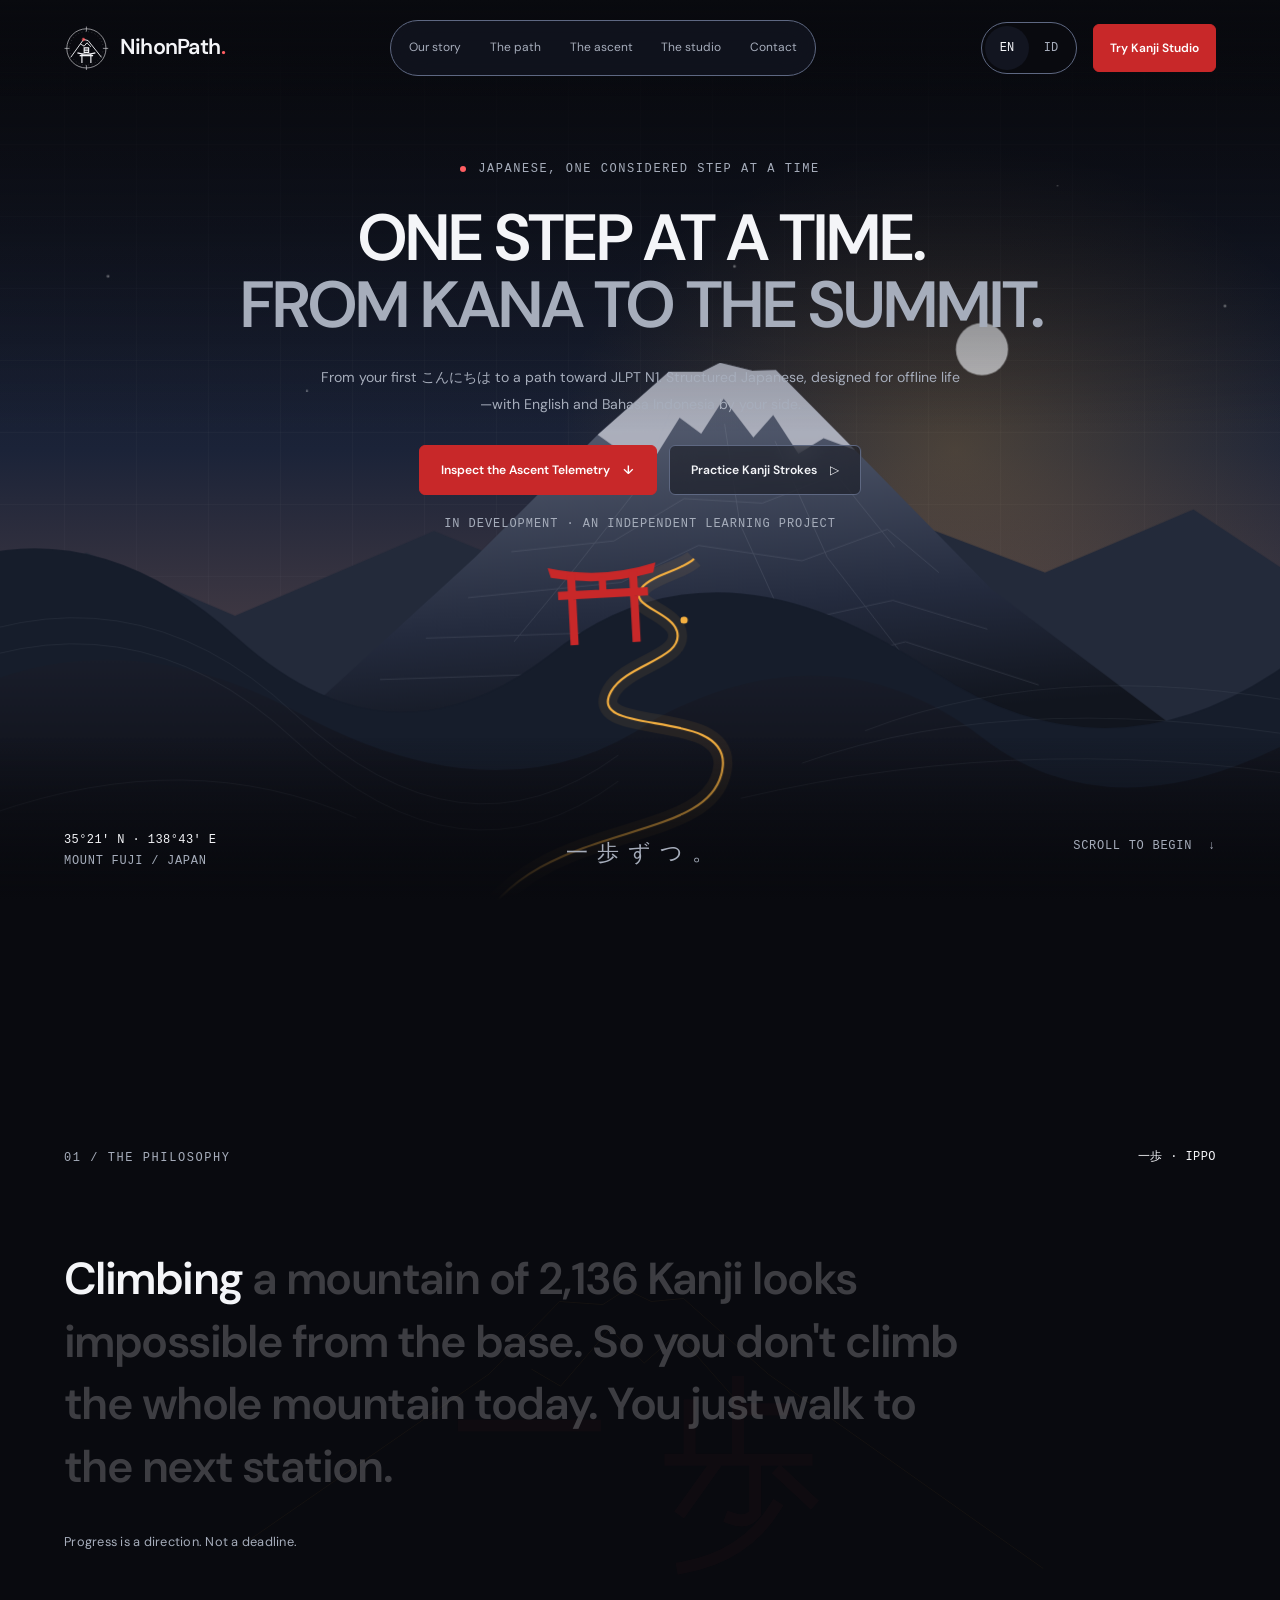
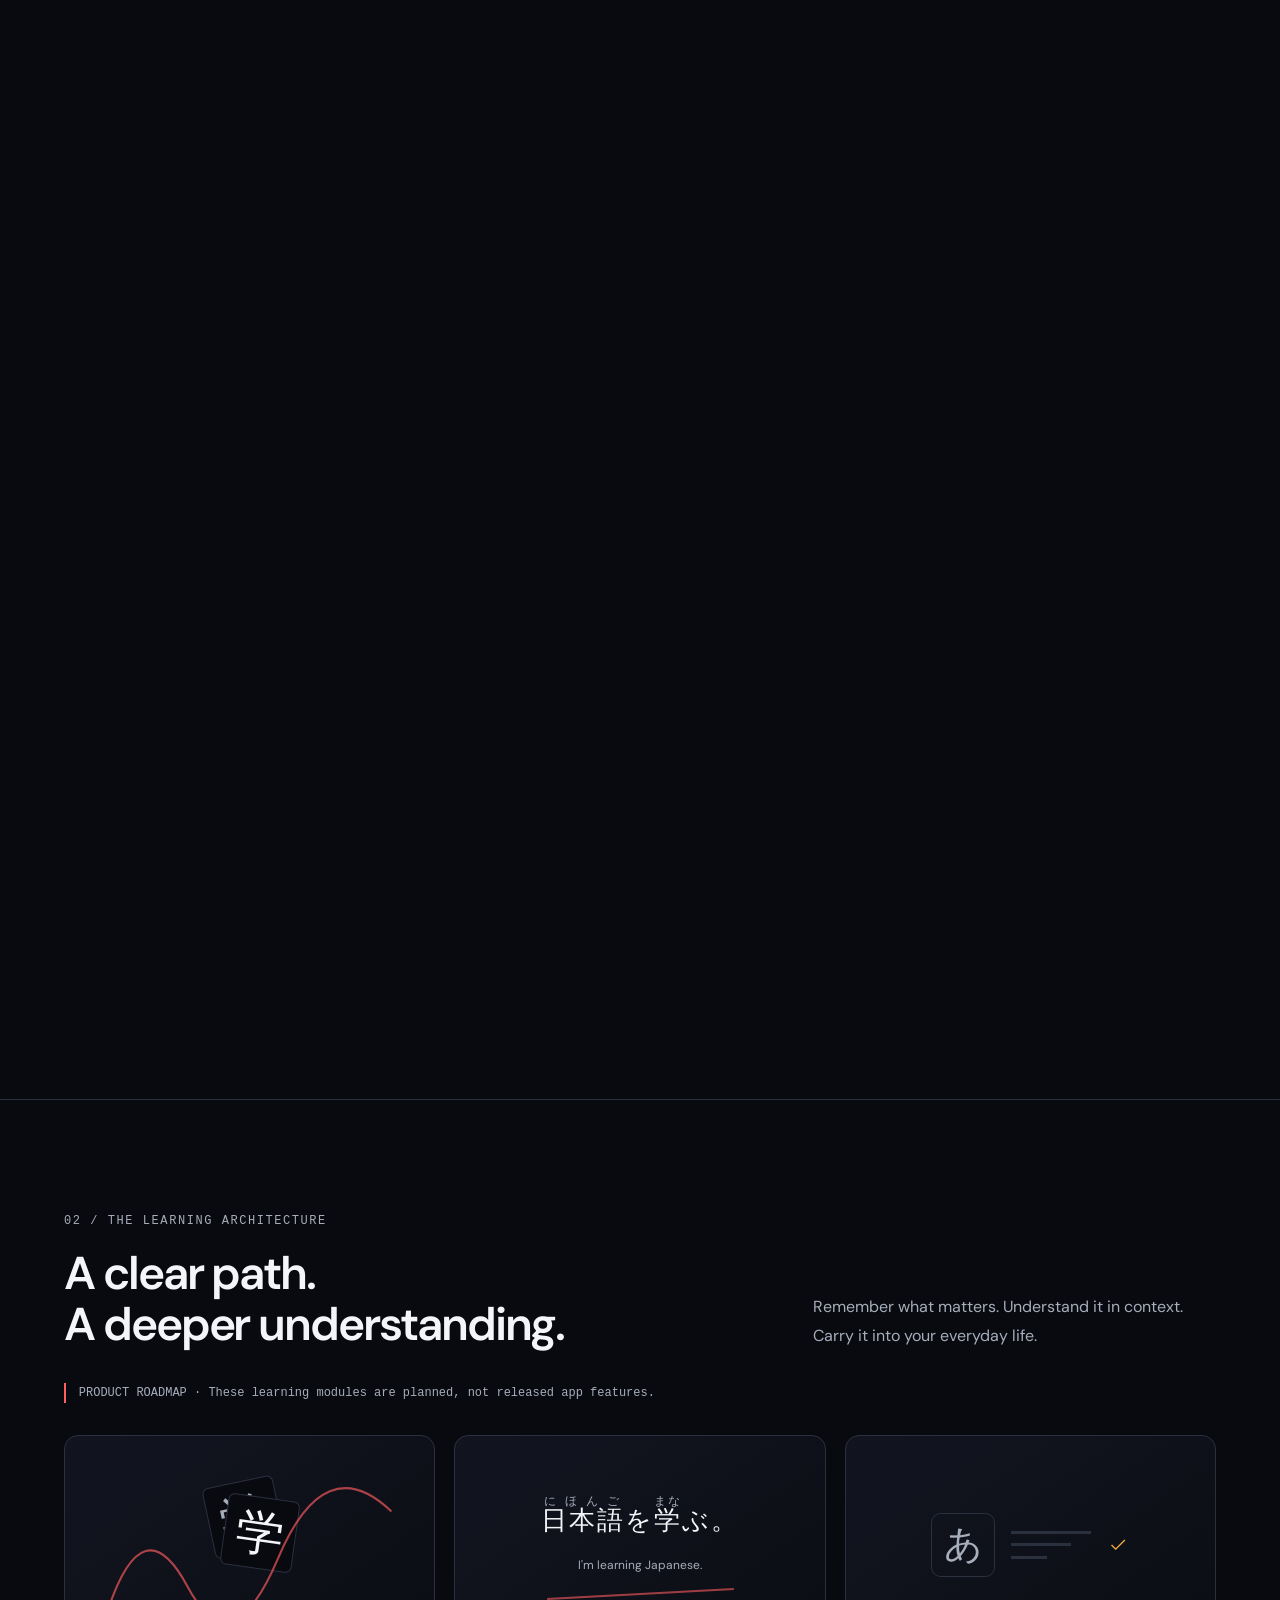
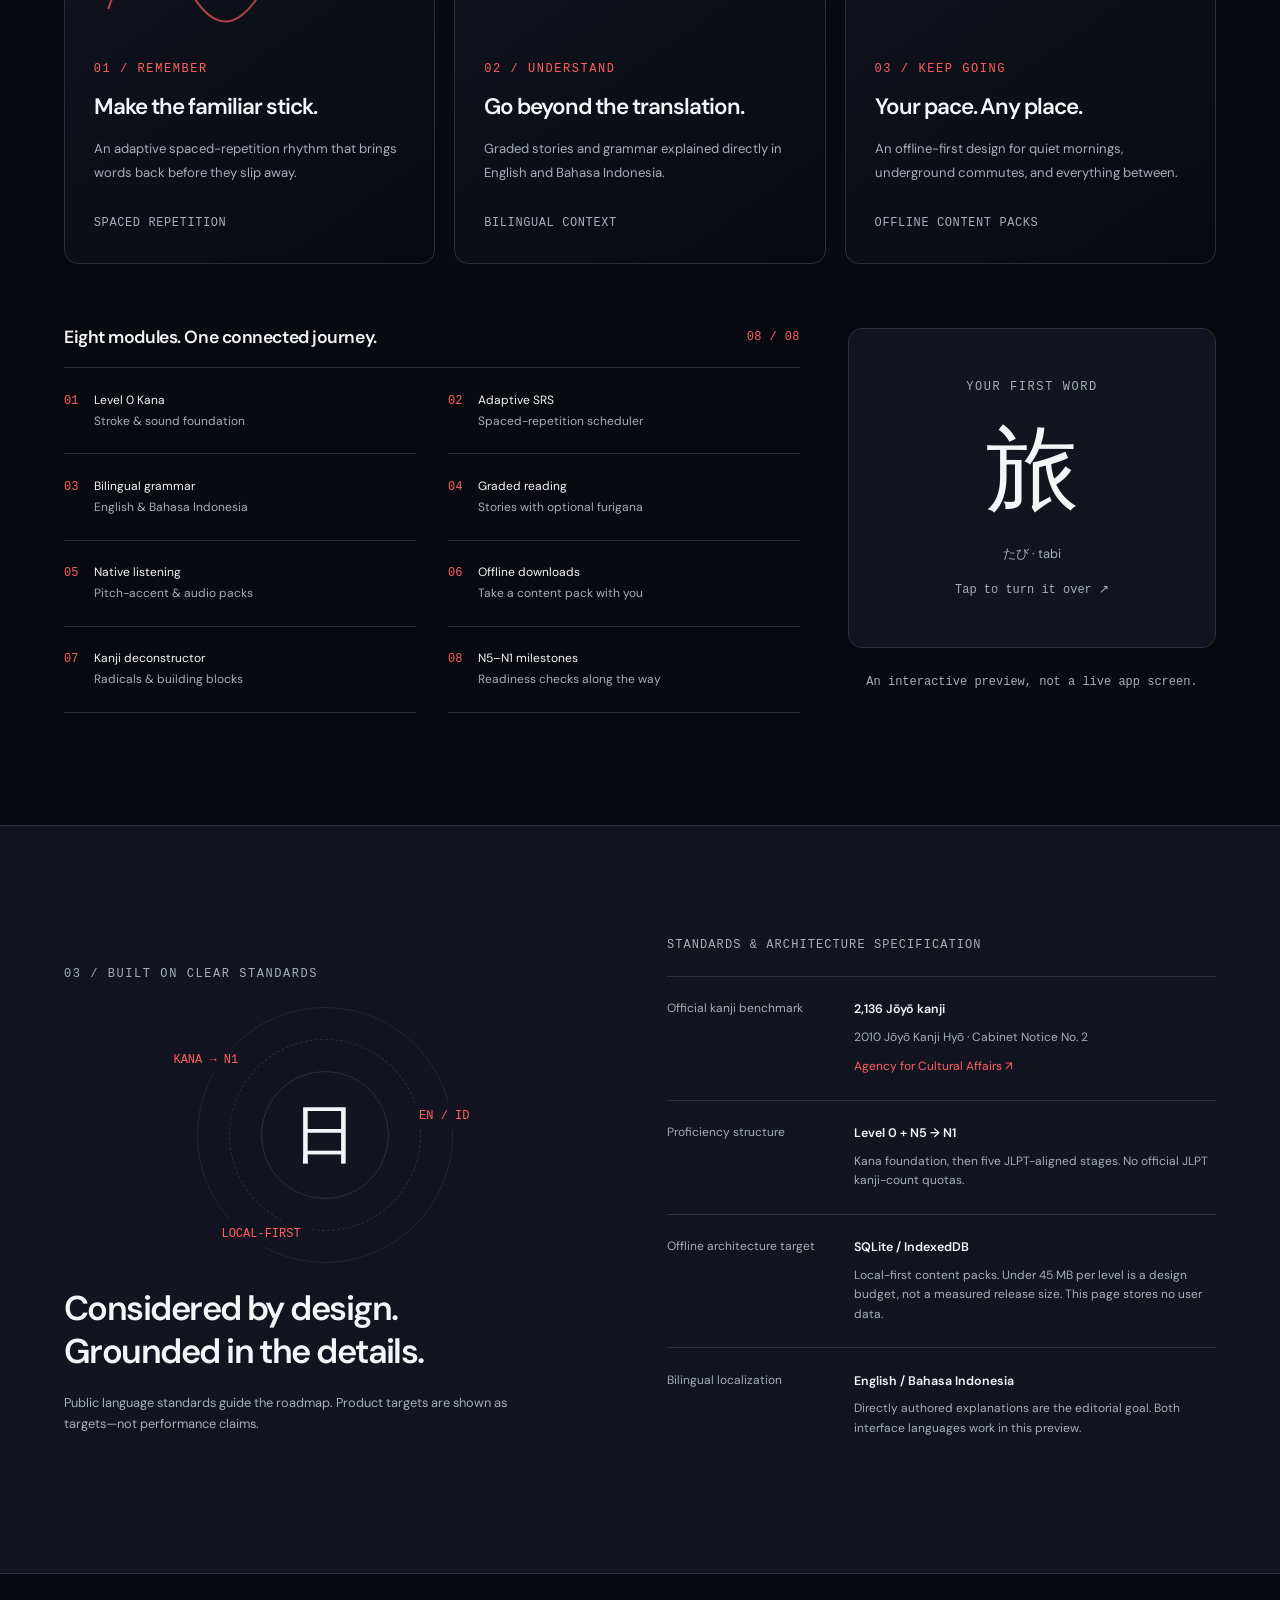
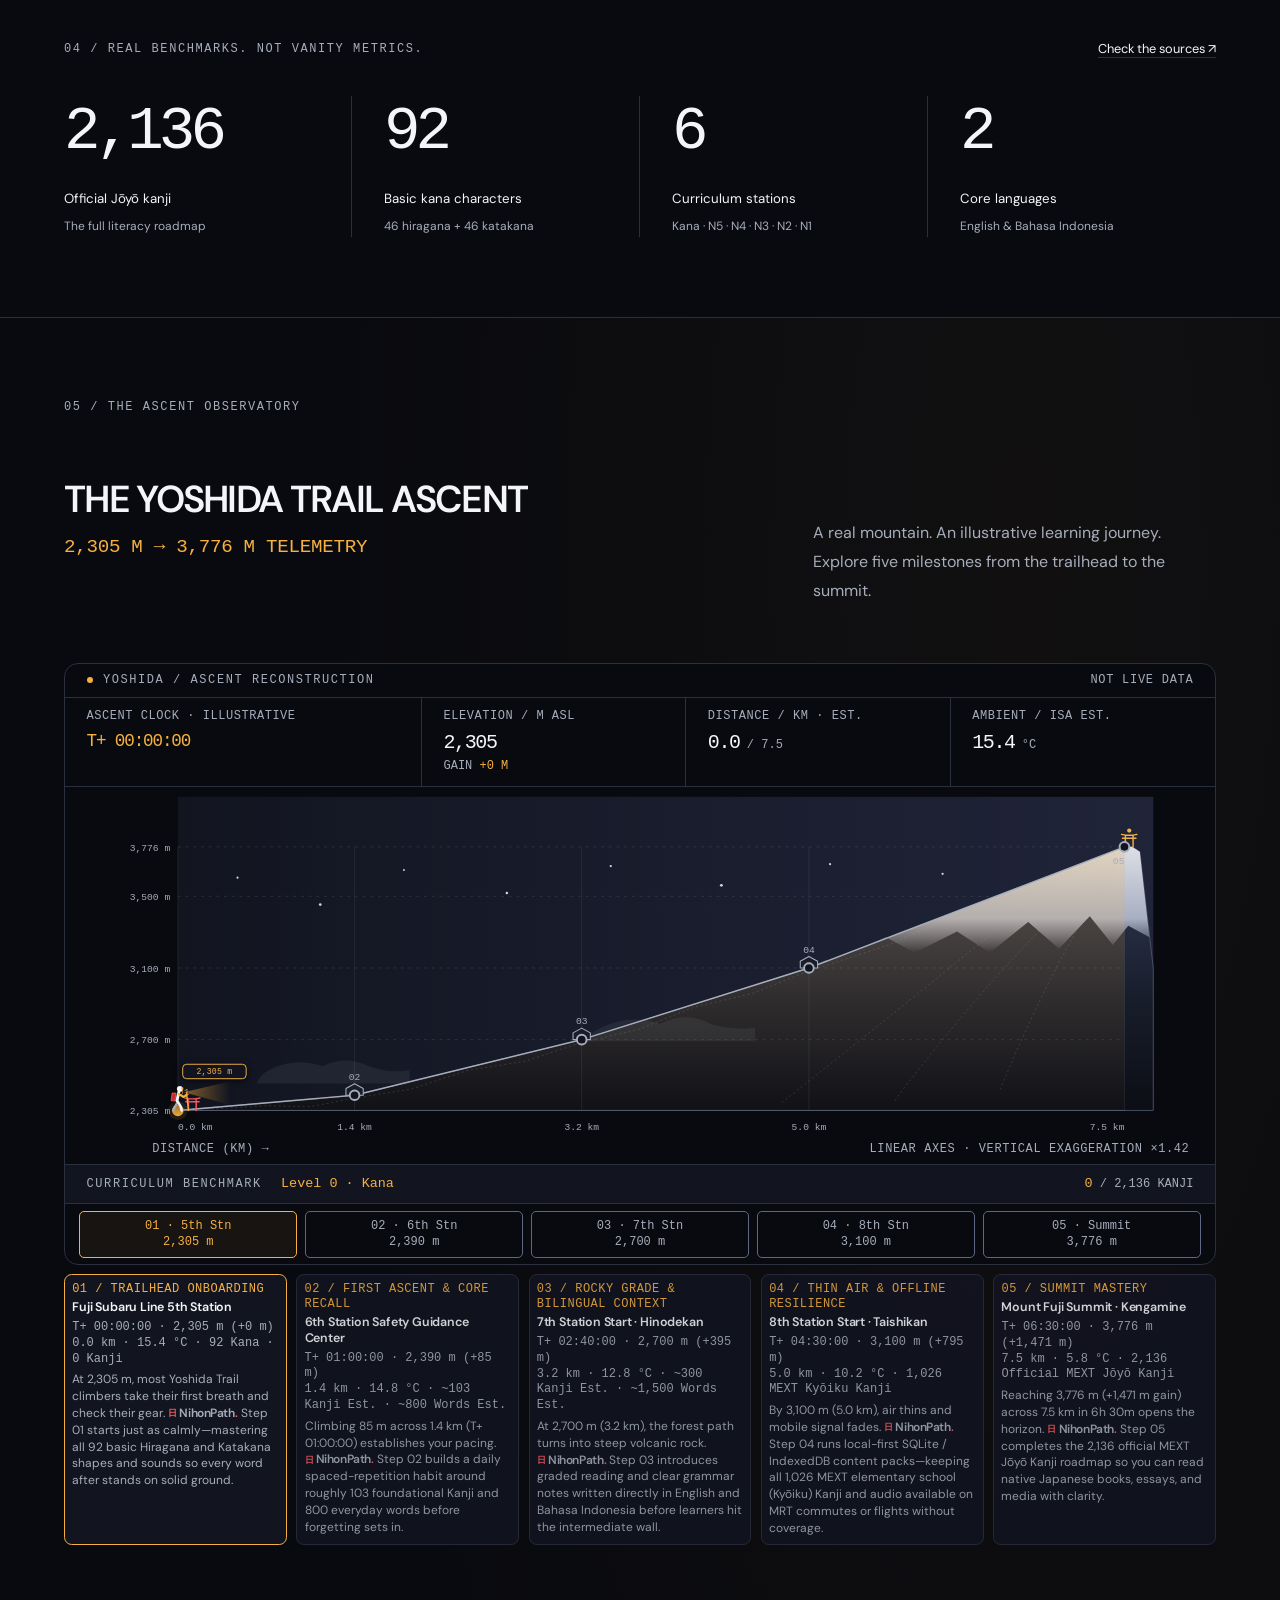
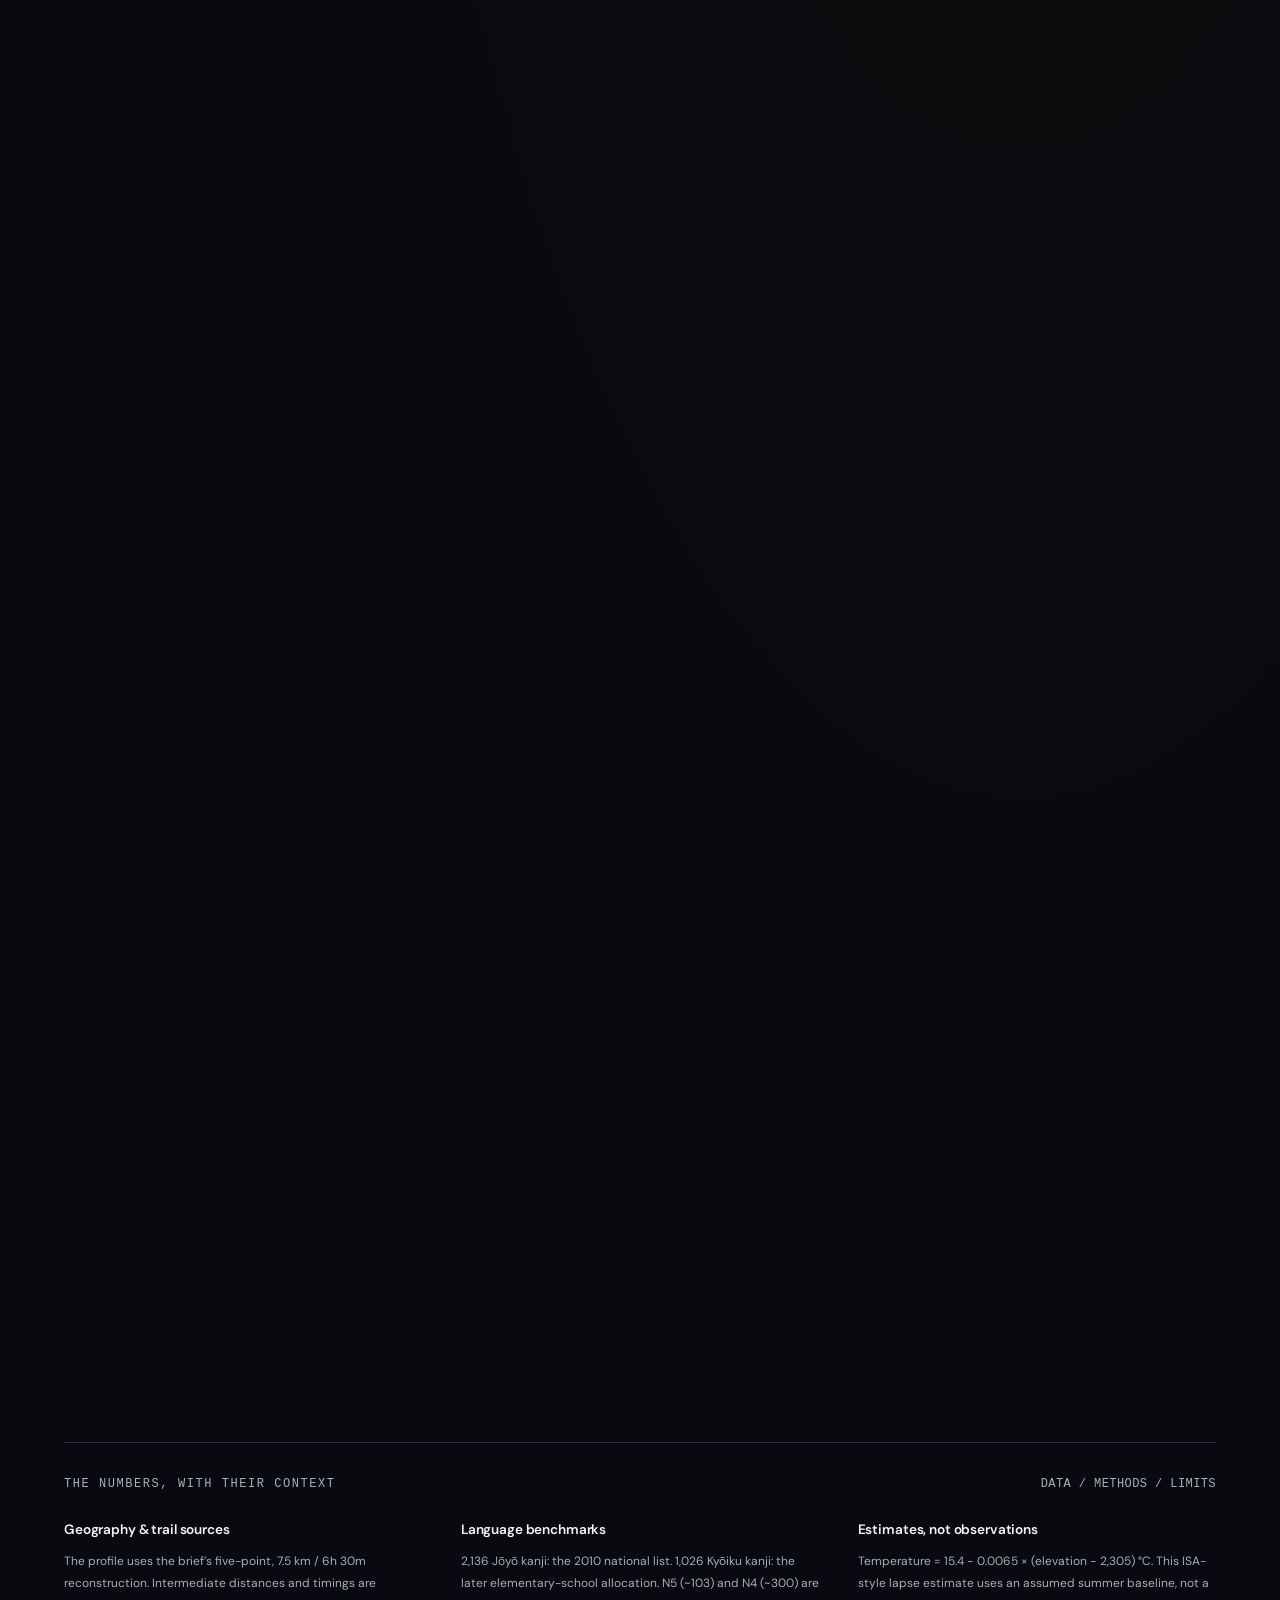
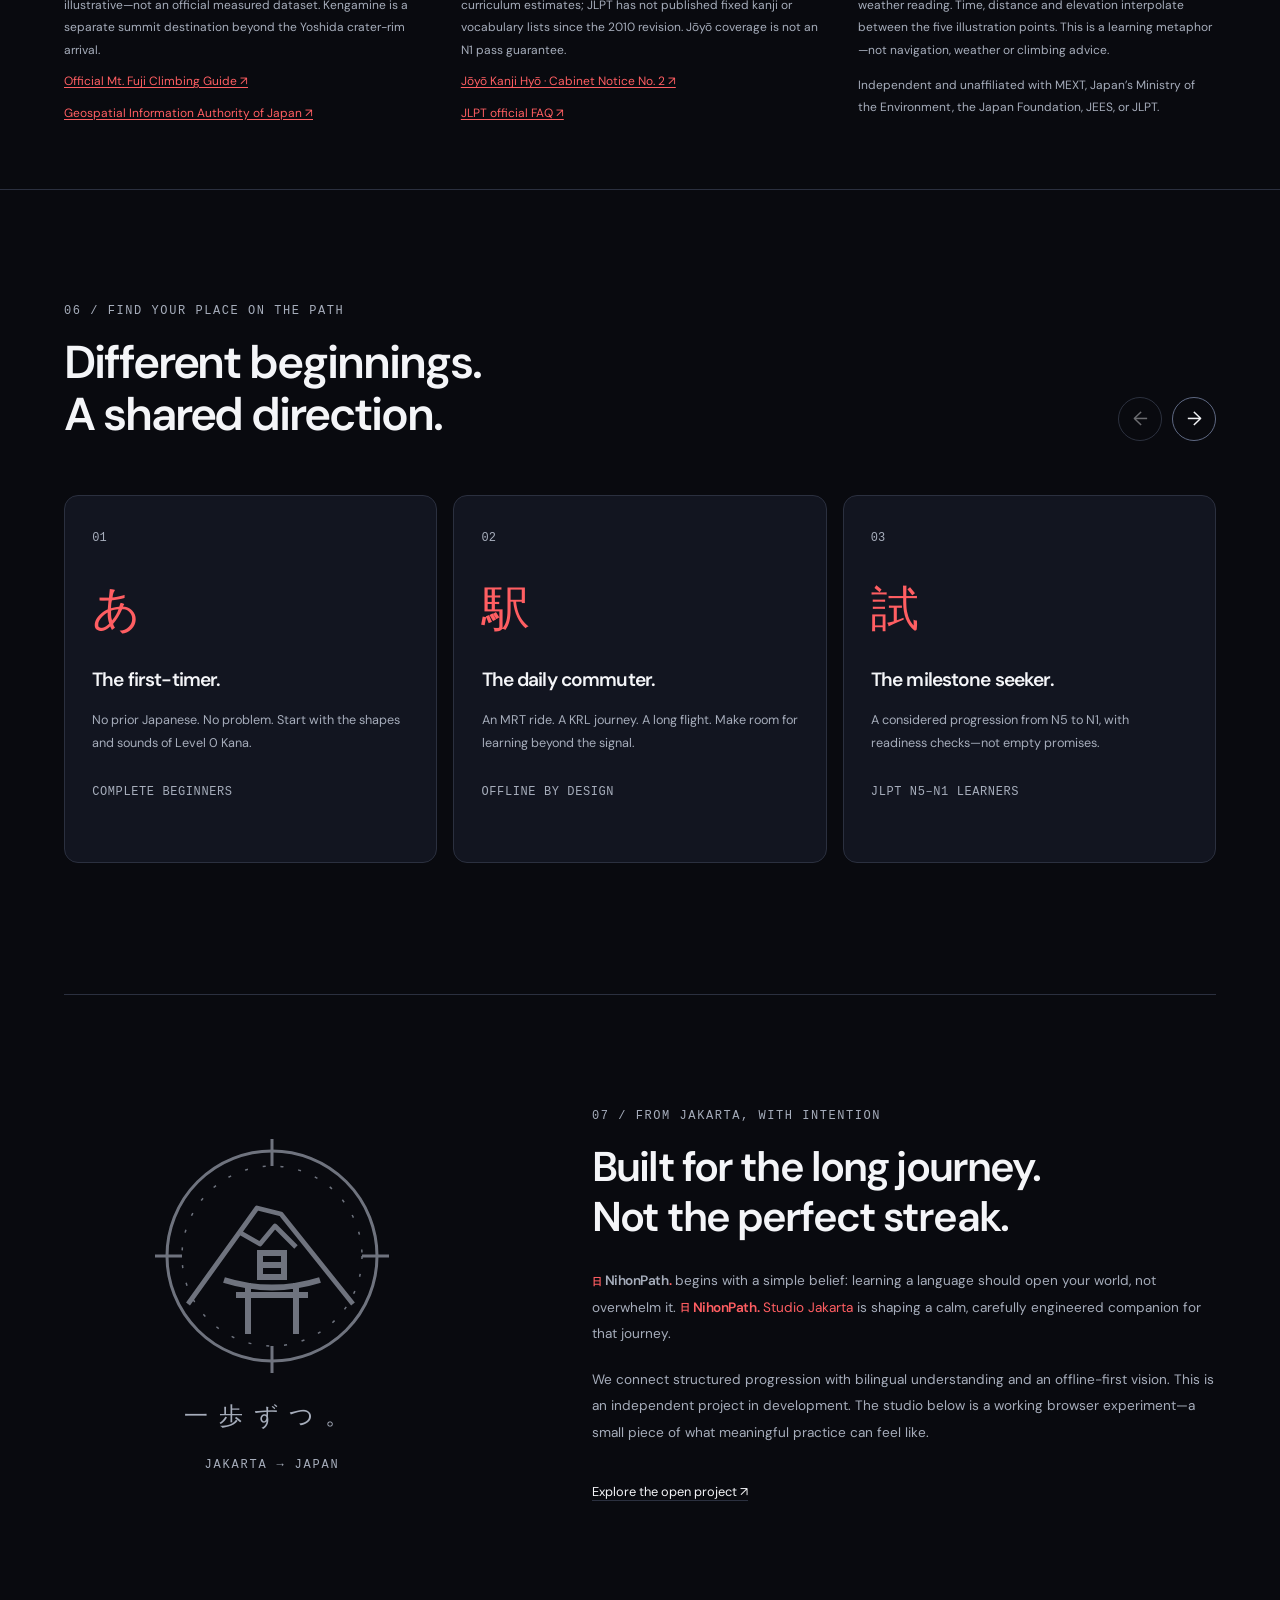
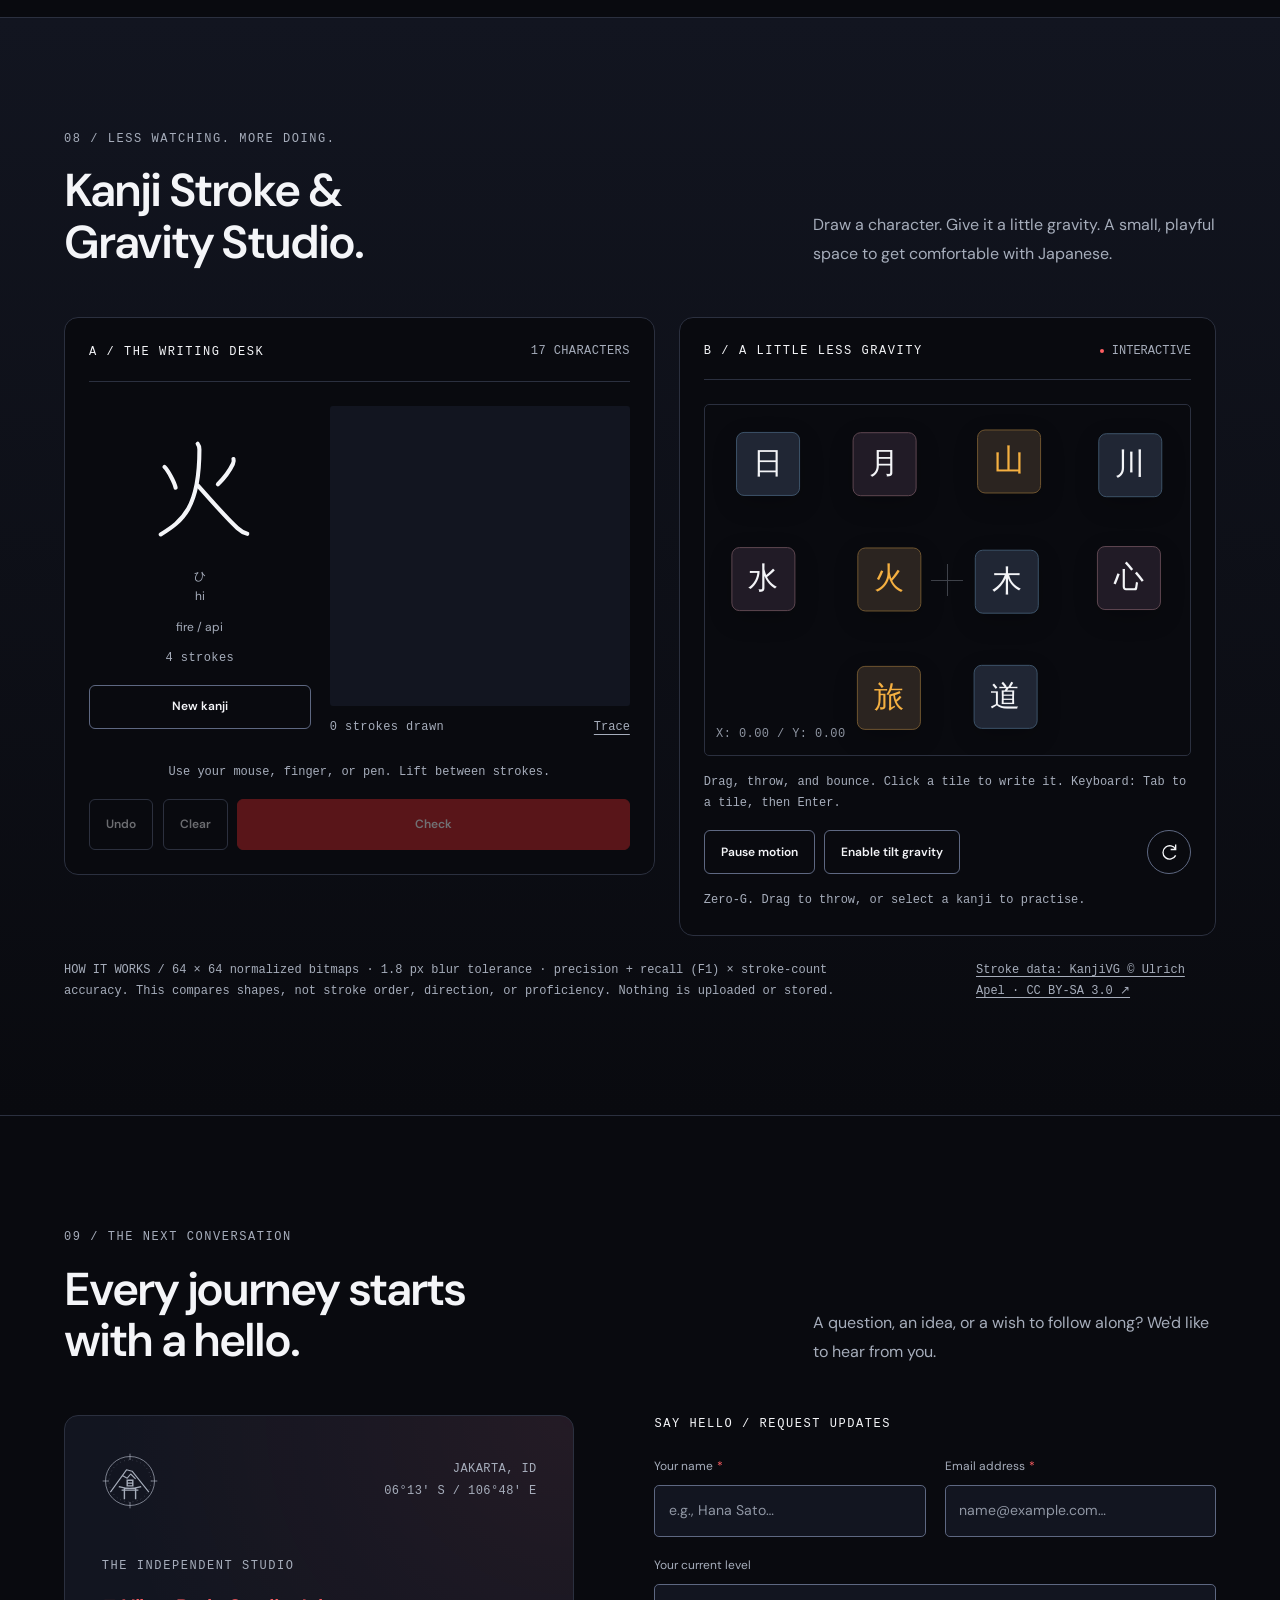
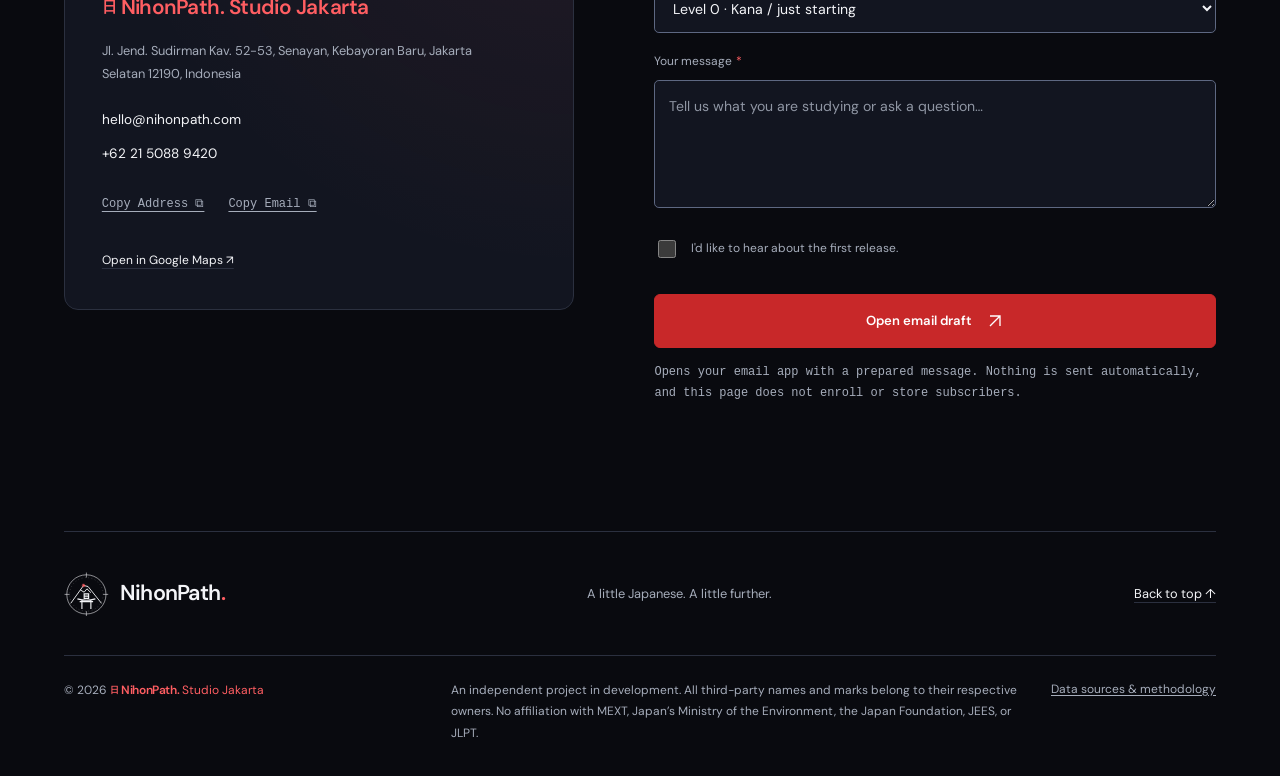
<file: apps/landing/web/index.html>
<!doctype html>
<html lang="en">
  <head>
    <meta charset="utf-8" />
    <meta name="viewport" content="width=device-width, initial-scale=1" />
    <meta name="theme-color" content="#090A0F" />
    <meta
      name="description"
      content="NihonPath — an independent Japanese-learning project. Explore a bilingual path from kana to N1, an illustrative Mount Fuji ascent, and a working kanji studio."
    />
    <meta property="og:title" content="NihonPath — One step at a time" />
    <meta
      property="og:description"
      content="A considered path to Japanese. English and Bahasa Indonesia. Explore the ascent and try the Kanji Stroke & Gravity Studio."
    />
    <meta property="og:type" content="website" />
    <title>NihonPath — One step at a time</title>
    <link rel="icon" type="image/svg+xml" href="assets/favicon.svg" />
    <link rel="preload" href="assets/dm-sans-regular.ttf" as="font" type="font/ttf" crossorigin />
    <link rel="stylesheet" href="styles.css" />
    <script type="module" src="script.js"></script>
  </head>
  <body>
    <a class="skip-link" href="#main" data-en="Skip to content" data-id="Langsung ke konten"
      >Skip to content</a
    >
    <svg class="svg-library" xmlns="http://www.w3.org/2000/svg" aria-hidden="true">
      <defs>
        <symbol id="logo-emblem" viewBox="0 0 80 80">
          <circle cx="40" cy="40" r="35" fill="none" stroke="currentColor" stroke-width="1" />
          <circle
            cx="40"
            cy="40"
            r="30"
            fill="none"
            stroke="currentColor"
            stroke-width=".5"
            stroke-dasharray="1 5"
          />
          <path d="M40 1v9m0 60v9M1 40h9m60 0h9" fill="none" stroke="currentColor" />
          <path
            d="m12 56 23-32 8 2 24 30M29 32l7 4 5-6 7 7"
            fill="none"
            stroke="currentColor"
            stroke-width="1.6"
            stroke-linejoin="round"
          />
          <path
            d="M24 48q16 5 32 0M28 53h24M32 49v17m16-17v17M36 39h8v8h-8zm0 4h8"
            fill="none"
            stroke="currentColor"
            stroke-width="2"
          />
        </symbol>
        <symbol id="arrow" viewBox="0 0 24 24"><path d="M4 12h15m-6-6 6 6-6 6" /></symbol>
        <symbol id="arrow-up" viewBox="0 0 24 24"><path d="M6 18 18 6M6 6h12v12" /></symbol>
        <symbol id="repeat" viewBox="0 0 24 24"><path d="M20 9a8 8 0 1 0 0 7M20 3v6h-6" /></symbol>
        <symbol id="grid-icon" viewBox="0 0 24 24">
          <path d="M4 4h16v16H4zM12 4v16M4 12h16" />
        </symbol>
      </defs>
    </svg>

    <header class="site-header" id="top" data-block="01">
      <div class="header-inner wrap">
        <a
          href="#main"
          class="brand"
          data-en-aria="NihonPath home"
          data-id-aria="Beranda NihonPath"
          aria-label="NihonPath home"
        >
          <svg class="brand-emblem" viewBox="0 0 80 80" aria-hidden="true">
            <use href="#logo-emblem" />
            <circle class="logo-beacon" r="2.6" cx="0" cy="0" />
          </svg>
          <span class="brand-inline" aria-label="NihonPath" translate="no"
            ><span aria-hidden="true" class="brand-kanji">日</span
            ><span aria-hidden="true">NihonPath</span
            ><span aria-hidden="true" class="brand-dot">.</span></span
          >
        </a>
        <nav
          class="desktop-nav glass"
          data-en-aria="Main navigation"
          data-id-aria="Navigasi utama"
          aria-label="Main navigation"
        >
          <a href="#story" data-en="Our story" data-id="Cerita kami">Our story</a>
          <a href="#product" data-en="The path" data-id="Jalur belajar">The path</a>
          <a href="#signature" data-en="The ascent" data-id="Pendakian">The ascent</a>
          <a href="#play" data-en="The studio" data-id="Studio">The studio</a>
          <a href="#contact" data-en="Contact" data-id="Kontak">Contact</a>
          <span class="nav-indicator" aria-hidden="true"></span>
        </nav>
        <div class="header-actions">
          <div
            class="language-switch"
            role="group"
            data-en-aria="Page language"
            data-id-aria="Bahasa halaman"
            aria-label="Page language"
          >
            <span class="language-indicator" aria-hidden="true"></span>
            <button
              type="button"
              data-language="en"
              aria-pressed="true"
              lang="en"
              data-en-aria="Switch to English"
              data-id-aria="Ganti ke bahasa Inggris"
              aria-label="Switch to English"
            >
              EN
            </button>
            <button
              type="button"
              data-language="id"
              aria-pressed="false"
              lang="id"
              data-en-aria="Switch to Bahasa Indonesia"
              data-id-aria="Ganti ke Bahasa Indonesia"
              aria-label="Switch to Bahasa Indonesia"
            >
              ID
            </button>
          </div>
          <a
            href="#play"
            class="button button-primary header-cta"
            data-en="Try Kanji Studio"
            data-id="Coba Studio Kanji"
            >Try Kanji Studio</a
          >
          <button
            class="menu-toggle icon-button"
            type="button"
            aria-expanded="false"
            aria-controls="mobile-menu"
            aria-label="Open navigation"
          >
            <span></span><span></span>
          </button>
        </div>
      </div>
    </header>
    <dialog id="mobile-menu" class="mobile-menu glass" aria-labelledby="mobile-menu-title">
      <div class="sheet-heading">
        <p
          id="mobile-menu-title"
          class="eyebrow"
          data-en="CHOOSE YOUR NEXT STEP"
          data-id="PILIH LANGKAH BERIKUTNYA"
        >
          CHOOSE YOUR NEXT STEP
        </p>
        <button
          id="menu-close"
          class="icon-button"
          type="button"
          data-en-aria="Close navigation"
          data-id-aria="Tutup navigasi"
          aria-label="Close navigation"
        >
          ×
        </button>
      </div>
      <nav
        data-en-aria="Mobile navigation"
        data-id-aria="Navigasi seluler"
        aria-label="Mobile navigation"
      >
        <a href="#story"
          ><span>01</span><span data-en="Our story" data-id="Cerita kami">Our story</span></a
        >
        <a href="#product"
          ><span>02</span
          ><span data-en="The learning path" data-id="Jalur belajar">The learning path</span></a
        >
        <a href="#signature"
          ><span>03</span><span data-en="The ascent" data-id="Pendakian">The ascent</span></a
        >
        <a href="#play"
          ><span>04</span><span data-en="Kanji Studio" data-id="Studio Kanji">Kanji Studio</span></a
        >
        <a href="#contact"
          ><span>05</span><span data-en="Get in touch" data-id="Hubungi kami">Get in touch</span></a
        >
      </nav>
      <p
        class="sheet-foot"
        data-en="A little Japanese. A little further."
        data-id="Sedikit bahasa Jepang. Selangkah lebih jauh."
      >
        A little Japanese. A little further.
      </p>
    </dialog>

    <main id="main">
      <section class="hero" data-block="02" aria-labelledby="hero-title">
        <div class="hero-panorama" aria-hidden="true">
          <svg id="fuji-panorama" viewBox="0 0 1600 1000" preserveAspectRatio="xMidYMax slice">
            <defs>
              <linearGradient id="night-sky" x2="0" y2="1">
                <stop stop-color="#090A0F" />
                <stop offset=".5" stop-color="#1b2338" />
                <stop offset="1" stop-color="#775953" />
              </linearGradient>
              <linearGradient id="fuji-slope" x2=".2" y2="1">
                <stop stop-color="#687084" />
                <stop offset=".7" stop-color="#242b3e" />
                <stop offset="1" stop-color="#11151e" />
              </linearGradient>
              <linearGradient id="front-slope" x2="0" y2="1">
                <stop stop-color="#191d2a" />
                <stop offset="1" stop-color="#090A0F" />
              </linearGradient>
              <radialGradient id="dawn-glow">
                <stop stop-color="#F5B041" stop-opacity=".22" />
                <stop offset="1" stop-color="#F5B041" stop-opacity="0" />
              </radialGradient>
              <pattern id="map-grid" width="80" height="80" patternUnits="userSpaceOnUse">
                <path d="M80 0H0v80" fill="none" stroke="#A6ADBB" stroke-opacity=".08" />
              </pattern>
            </defs>
            <rect width="1600" height="1000" fill="url(#night-sky)" />
            <rect width="1600" height="1000" fill="url(#map-grid)" />
            <ellipse cx="1150" cy="500" rx="440" ry="340" fill="url(#dawn-glow)" />
            <g class="panorama-far">
              <circle cx="1180" cy="388" r="29" fill="#F4F5F8" opacity=".72" />
              <g fill="#F4F5F8" opacity=".55">
                <circle cx="209" cy="307" r="1.5" />
                <circle cx="430" cy="434" r="1" />
                <circle cx="905" cy="296" r="1.6" />
                <circle cx="1264" cy="206" r="1" />
                <circle cx="1450" cy="340" r="1.5" />
                <circle cx="627" cy="330" r="1" />
              </g>
              <path
                d="M0 705 185 614 350 684 571 590 780 675 1023 550 1250 636 1415 566 1600 689V1000H0Z"
                fill="#232a3a"
              />
              <path
                d="M405 813 618 618 753 483 832 413 869 413 889 403 925 412 951 411 1039 500 1191 655 1430 835Z"
                fill="url(#fuji-slope)"
              />
              <path
                d="m753 483 79-70h37l20-10 36 9 26-1 88 89-35-13-28 17-28-43-22 25-33-43-25 39-24-18-28 45-35-6Z"
                fill="#C2C5D0"
                opacity=".8"
              />
              <g fill="none" stroke="#A6ADBB" stroke-width="1" opacity=".17">
                <path d="m657 613 114-12 78-47 87 5 82-32 65 81" />
                <path d="m609 664 170-17 86-41 115 17 95-35 57 48" />
                <path d="m562 709 189-6 117-33 121 17 92-20 105 32" />
                <path d="m511 755 218-7 158-26 124 12 84-21 148 48" />
                <path d="m834 457-34 82-72 92-68 82M894 471l17 111 68 150M950 490l58 129 82 106" />
              </g>
            </g>
            <g class="panorama-mid">
              <path d="M0 639q182-84 353 70t346 19q182-147 422 15t479-74v331H0Z" fill="#161d2b" />
              <path
                d="M0 797q195-126 422-4t393 7q199-108 366 20t419-42v222H0Z"
                fill="url(#front-slope)"
              />
              <g fill="none" stroke="#A6ADBB" stroke-opacity=".11">
                <path
                  d="M0 729q230-110 416 64t360 46M0 758q230-110 416 64t360 46M1050 812q231-90 550-18M980 848q250-90 620-18M912 887q340-80 688-14M80 904q220-77 405 5"
                />
              </g>
              <path
                d="M615 1040c64-135 269-96 277-189 6-66-154-31-124-83 18-31 82-36 73-67-7-22-56-28-39-48 11-14 46-20 58-32"
                fill="none"
                stroke="#F5B041"
                stroke-width="21"
                opacity=".08"
              />
              <path
                class="hero-trail"
                d="M615 1040c64-135 269-96 277-189 6-66-154-31-124-83 18-31 82-36 73-67-7-22-56-28-39-48 11-14 46-20 58-32"
                fill="none"
                stroke="#F5B041"
                stroke-width="2.4"
              />
              <g transform="translate(760 681) rotate(-3)" fill="#C82829">
                <path d="M-60-53q60 16 120 0l-3 11q-57 13-114 0Z" />
                <path d="M-50-26H50v9H-50zM-39-45h9v79h-9zM30-45h9v79h-9zM-4-40h8v19h-8z" />
              </g>
              <circle cx="849" cy="689" r="4" fill="#F5B041" />
            </g>
          </svg>
        </div>
        <div class="hero-copy wrap">
          <p class="eyebrow">
            <span class="status-dot"></span
            ><span
              data-en="JAPANESE, ONE CONSIDERED STEP AT A TIME"
              data-id="BAHASA JEPANG, SELANGKAH DENGAN PENUH MAKNA"
              >JAPANESE, ONE CONSIDERED STEP AT A TIME</span
            >
          </p>
          <h1 id="hero-title">
            <span data-en="ONE STEP AT A TIME." data-id="SATU LANGKAH DEMI SATU LANGKAH."
              >ONE STEP AT A TIME.</span
            ><span
              class="headline-second"
              data-en="FROM KANA TO THE SUMMIT."
              data-id="DARI KANA MENUJU PUNCAK."
              >FROM KANA TO THE SUMMIT.</span
            >
          </h1>
          <p
            class="hero-description"
            data-en="From your first こんにちは to a path toward JLPT N1. Structured Japanese, designed for offline life—with English and Bahasa Indonesia by your side."
            data-id="Dari こんにちは pertama hingga perjalanan menuju JLPT N1. Bahasa Jepang yang terstruktur, dirancang untuk belajar luring—dengan penjelasan bahasa Inggris dan Bahasa Indonesia."
          >
            From your first こんにちは to a path toward JLPT N1. Structured Japanese, designed for
            offline life—with English and Bahasa Indonesia by your side.
          </p>
          <div class="hero-actions">
            <a class="button button-primary" href="#signature"
              ><span data-en="Inspect the Ascent Telemetry" data-id="Jelajahi Telemetri Pendakian"
                >Inspect the Ascent Telemetry</span
              ><span aria-hidden="true">↓</span></a
            ><a class="button button-ghost" href="#play"
              ><span data-en="Practice Kanji Strokes" data-id="Latihan Menulis Kanji"
                >Practice Kanji Strokes</span
              ><span aria-hidden="true">▷</span></a
            >
          </div>
          <p
            class="hero-status"
            data-en="IN DEVELOPMENT · AN INDEPENDENT LEARNING PROJECT"
            data-id="DALAM PENGEMBANGAN · PROYEK BELAJAR INDEPENDEN"
          >
            IN DEVELOPMENT · AN INDEPENDENT LEARNING PROJECT
          </p>
        </div>
        <div class="hero-coordinates wrap">
          <div>
            <span class="mono">35°21′ N · 138°43′ E</span
            ><span data-en="MOUNT FUJI / JAPAN" data-id="GUNUNG FUJI / JEPANG"
              >MOUNT FUJI / JAPAN</span
            >
          </div>
          <div class="hero-japanese" lang="ja" translate="no">一歩ずつ。</div>
          <a href="#story"
            ><span data-en="SCROLL TO BEGIN" data-id="GULIR UNTUK MEMULAI">SCROLL TO BEGIN</span
            ><span aria-hidden="true">↓</span></a
          >
        </div>
      </section>

      <section id="story" class="story-section" data-block="03" aria-labelledby="story-title">
        <div class="story-sticky wrap">
          <div class="section-topline">
            <p class="eyebrow" data-en="01 / THE PHILOSOPHY" data-id="01 / FILOSOFI">
              01 / THE PHILOSOPHY
            </p>
            <span class="mono" lang="ja" translate="no">一歩 · IPPO</span>
          </div>
          <div class="story-art" aria-hidden="true">
            <svg viewBox="0 0 800 360">
              <path
                class="story-ridge"
                d="M0 310 250 137 320 65 363 68 386 53 411 65 443 62 527 137 800 330M292 132l29 17 49-57 34 34 33-29 59 67"
              />
              <g class="ippo-strokes">
                <path
                  d="M225 188h130M497 145v75m-48-52v52m48-48h45m-112 50h135m-93 8-30 42m97-37 30 28m-55-31v43q-8 11-24 5m44-11q-30 49-92 60"
                />
              </g>
            </svg>
          </div>
          <h2
            id="story-title"
            class="story-narrative"
            data-en="Climbing a mountain of 2,136 Kanji looks impossible from the base. So you don't climb the whole mountain today. You just walk to the next station."
            data-id="Mendaki gunung berisi 2.136 Kanji tampak mustahil dari kaki bukit. Karena itu, Anda tidak mendaki semuanya hari ini. Anda cukup melangkah ke stasiun berikutnya."
          >
            Climbing a mountain of 2,136 Kanji looks impossible from the base. So you don't climb
            the whole mountain today. You just walk to the next station.
          </h2>
          <p
            class="story-note"
            data-en="Progress is a direction. Not a deadline."
            data-id="Kemajuan adalah arah. Bukan tenggat."
          >
            Progress is a direction. Not a deadline.
          </p>
        </div>
      </section>

      <section id="product" class="section wrap" data-block="04" aria-labelledby="product-title">
        <div class="section-heading">
          <div>
            <p
              class="eyebrow"
              data-en="02 / THE LEARNING ARCHITECTURE"
              data-id="02 / ARSITEKTUR PEMBELAJARAN"
            >
              02 / THE LEARNING ARCHITECTURE
            </p>
            <h2
              id="product-title"
              data-en="A clear path.\nA deeper understanding."
              data-id="Jalur yang jelas.\nPemahaman lebih mendalam."
            >
              A clear path.&#10;A deeper understanding.
            </h2>
          </div>
          <p
            data-en="Remember what matters. Understand it in context. Carry it into your everyday life."
            data-id="Ingat hal yang penting. Pahami dalam konteks. Bawa ke dalam kehidupan sehari-hari."
          >
            Remember what matters. Understand it in context. Carry it into your everyday life.
          </p>
        </div>
        <p
          class="section-disclosure"
          data-en="PRODUCT ROADMAP · These learning modules are planned, not released app features."
          data-id="PETA PENGEMBANGAN · Modul pembelajaran ini masih direncanakan, bukan fitur aplikasi yang telah dirilis."
        >
          PRODUCT ROADMAP · These learning modules are planned, not released app features.
        </p>
        <div class="feature-grid">
          <article class="feature-card">
            <div class="feature-art memory-art" aria-hidden="true">
              <span>学</span><span>学</span
              ><svg viewBox="0 0 220 100"><path d="M10 84Q35 10 66 68T130 48T210 15" /></svg>
            </div>
            <p class="eyebrow" data-en="01 / REMEMBER" data-id="01 / INGAT">01 / REMEMBER</p>
            <h3 data-en="Make the familiar stick." data-id="Buat yang familier melekat.">
              Make the familiar stick.
            </h3>
            <p
              data-en="An adaptive spaced-repetition rhythm that brings words back before they slip away."
              data-id="Ritme pengulangan berjeda yang adaptif, menghadirkan kembali kata sebelum terlupakan."
            >
              An adaptive spaced-repetition rhythm that brings words back before they slip away.
            </p>
            <span class="card-tag" data-en="SPACED REPETITION" data-id="PENGULANGAN BERJEDA"
              >SPACED REPETITION</span
            >
          </article>
          <article class="feature-card">
            <div class="feature-art reading-art">
              <div lang="ja" translate="no">
                <ruby>日本語<rt>にほんご</rt></ruby
                >を<ruby>学<rt>まな</rt></ruby
                >ぶ。
              </div>
              <p data-en="I'm learning Japanese." data-id="Saya belajar bahasa Jepang.">
                I'm learning Japanese.
              </p>
              <span class="reading-underline"></span>
            </div>
            <p class="eyebrow" data-en="02 / UNDERSTAND" data-id="02 / PAHAMI">02 / UNDERSTAND</p>
            <h3 data-en="Go beyond the translation." data-id="Pahami lebih dari terjemahan.">
              Go beyond the translation.
            </h3>
            <p
              data-en="Graded stories and grammar explained directly in English and Bahasa Indonesia."
              data-id="Cerita bertingkat dan tata bahasa yang dijelaskan langsung dalam bahasa Inggris dan Bahasa Indonesia."
            >
              Graded stories and grammar explained directly in English and Bahasa Indonesia.
            </p>
            <span class="card-tag" data-en="BILINGUAL CONTEXT" data-id="KONTEKS DWIBAHASA"
              >BILINGUAL CONTEXT</span
            >
          </article>
          <article class="feature-card">
            <div class="feature-art pack-art" aria-hidden="true">
              <div class="pack-icon">あ</div>
              <div class="pack-lines"><i></i><i></i><i></i></div>
              <svg class="icon" viewBox="0 0 24 24"><path d="M4 12 9 17 20 6" /></svg>
            </div>
            <p class="eyebrow" data-en="03 / KEEP GOING" data-id="03 / TERUS MELANGKAH">
              03 / KEEP GOING
            </p>
            <h3 data-en="Your pace. Any place." data-id="Ritme Anda. Di mana saja.">
              Your pace. Any place.
            </h3>
            <p
              data-en="An offline-first design for quiet mornings, underground commutes, and everything between."
              data-id="Desain yang mengutamakan penggunaan luring untuk pagi yang tenang, perjalanan MRT, dan waktu di antaranya."
            >
              An offline-first design for quiet mornings, underground commutes, and everything
              between.
            </p>
            <span class="card-tag" data-en="OFFLINE CONTENT PACKS" data-id="PAKET KONTEN LURING"
              >OFFLINE CONTENT PACKS</span
            >
          </article>
        </div>
        <div class="product-bottom">
          <div>
            <div class="minor-heading">
              <h3
                data-en="Eight modules. One connected journey."
                data-id="Delapan modul. Satu perjalanan utuh."
              >
                Eight modules. One connected journey.
              </h3>
              <span class="mono">08 / 08</span>
            </div>
            <ol class="module-grid">
              <li>
                <span>01</span>
                <p
                  data-en="Level 0 Kana\nStroke & sound foundation"
                  data-id="Kana Level 0\nDasar goresan & bunyi"
                >
                  Level 0 Kana&#10;Stroke &amp; sound foundation
                </p>
              </li>
              <li>
                <span>02</span>
                <p
                  data-en="Adaptive SRS\nSpaced-repetition scheduler"
                  data-id="SRS adaptif\nPenjadwal pengulangan berjeda"
                >
                  Adaptive SRS&#10;Spaced-repetition scheduler
                </p>
              </li>
              <li>
                <span>03</span>
                <p
                  data-en="Bilingual grammar\nEnglish & Bahasa Indonesia"
                  data-id="Tata bahasa dwibahasa\nInggris & Bahasa Indonesia"
                >
                  Bilingual grammar&#10;English &amp; Bahasa Indonesia
                </p>
              </li>
              <li>
                <span>04</span>
                <p
                  data-en="Graded reading\nStories with optional furigana"
                  data-id="Bacaan bertingkat\nCerita dengan furigana opsional"
                >
                  Graded reading&#10;Stories with optional furigana
                </p>
              </li>
              <li>
                <span>05</span>
                <p
                  data-en="Native listening\nPitch-accent & audio packs"
                  data-id="Simakan penutur asli\nAksen nada & paket audio"
                >
                  Native listening&#10;Pitch-accent &amp; audio packs
                </p>
              </li>
              <li>
                <span>06</span>
                <p
                  data-en="Offline downloads\nTake a content pack with you"
                  data-id="Unduhan luring\nBawa paket konten Anda"
                >
                  Offline downloads&#10;Take a content pack with you
                </p>
              </li>
              <li>
                <span>07</span>
                <p
                  data-en="Kanji deconstructor\nRadicals & building blocks"
                  data-id="Pengurai kanji\nRadikal & komponen dasar"
                >
                  Kanji deconstructor&#10;Radicals &amp; building blocks
                </p>
              </li>
              <li>
                <span>08</span>
                <p
                  data-en="N5–N1 milestones\nReadiness checks along the way"
                  data-id="Tonggak N5–N1\nEvaluasi kesiapan bertahap"
                >
                  N5–N1 milestones&#10;Readiness checks along the way
                </p>
              </li>
            </ol>
          </div>
          <div class="flashcard-wrap" id="practice">
            <button
              class="flashcard"
              id="flashcard"
              type="button"
              aria-pressed="false"
              aria-label="Flip the sample flashcard"
            >
              <span class="flashcard-inner"
                ><span class="flashcard-face flashcard-front"
                  ><span class="eyebrow" data-en="YOUR FIRST WORD" data-id="KATA PERTAMA ANDA"
                    >YOUR FIRST WORD</span
                  ><strong lang="ja" translate="no">旅</strong
                  ><span lang="ja" translate="no">たび · tabi</span
                  ><span
                    class="flash-hint"
                    data-en="Tap to turn it over ↗"
                    data-id="Ketuk untuk membalik ↗"
                    >Tap to turn it over ↗</span
                  ></span
                ><span class="flashcard-face flashcard-back" aria-hidden="true"
                  ><span
                    class="eyebrow"
                    data-en="EVERY WORD IS A DOOR"
                    data-id="SETIAP KATA MEMBUKA PINTU"
                    >EVERY WORD IS A DOOR</span
                  ><strong class="flash-meaning" data-en="journey" data-id="perjalanan"
                    >journey</strong
                  ><span lang="ja" translate="no">旅 · たび · tabi</span
                  ><span
                    class="flash-hint"
                    data-en="Tap to return ↗"
                    data-id="Ketuk untuk kembali ↗"
                    >Tap to return ↗</span
                  ></span
                ></span
              >
            </button>
            <p
              class="small-note"
              data-en="An interactive preview, not a live app screen."
              data-id="Pratinjau interaktif, bukan layar aplikasi yang telah dirilis."
            >
              An interactive preview, not a live app screen.
            </p>
          </div>
        </div>
      </section>

      <section
        id="credibility"
        class="section credibility-section"
        data-block="05"
        aria-labelledby="credibility-title"
      >
        <div class="wrap credibility-grid">
          <div class="architecture-tile">
            <p
              class="eyebrow"
              data-en="03 / BUILT ON CLEAR STANDARDS"
              data-id="03 / BERLANDASKAN STANDAR YANG JELAS"
            >
              03 / BUILT ON CLEAR STANDARDS
            </p>
            <div class="architecture-orbit" aria-hidden="true">
              <i></i><i></i><i></i><span>日</span><b class="orbit-label orbit-label-one">EN / ID</b
              ><b class="orbit-label orbit-label-two">KANA → N1</b
              ><b class="orbit-label orbit-label-three">LOCAL-FIRST</b>
            </div>
            <h2
              id="credibility-title"
              data-en="Considered by design.\nGrounded in the details."
              data-id="Dirancang dengan cermat.\nBerlandaskan detail."
            >
              Considered by design.&#10;Grounded in the details.
            </h2>
            <p
              data-en="Public language standards guide the roadmap. Product targets are shown as targets—not performance claims."
              data-id="Standar bahasa publik menjadi acuan pengembangan. Target produk ditampilkan sebagai target—bukan klaim kinerja."
            >
              Public language standards guide the roadmap. Product targets are shown as targets—not
              performance claims.
            </p>
          </div>
          <table class="spec-table">
            <caption
              data-en="Standards & architecture specification"
              data-id="Standar & spesifikasi arsitektur"
            >
              Standards &amp; architecture specification
            </caption>
            <tbody>
              <tr>
                <th scope="row" data-en="Official kanji benchmark" data-id="Acuan kanji resmi">
                  Official kanji benchmark
                </th>
                <td>
                  <strong data-en="2,136 Jōyō kanji" data-id="2.136 kanji Jōyō"
                    >2,136 Jōyō kanji</strong
                  ><span
                    data-en="2010 Jōyō Kanji Hyō · Cabinet Notice No. 2"
                    data-id="Jōyō Kanji Hyō 2010 · Pengumuman Kabinet No. 2"
                    >2010 Jōyō Kanji Hyō · Cabinet Notice No. 2</span
                  ><a
                    href="https://www.bunka.go.jp/kokugo_nihongo/sisaku/joho/joho/kijun/naikaku/kanji/"
                    target="_blank"
                    rel="noopener noreferrer"
                    data-en="Agency for Cultural Affairs ↗"
                    data-id="Badan Urusan Kebudayaan Jepang ↗"
                    >Agency for Cultural Affairs ↗</a
                  >
                </td>
              </tr>
              <tr>
                <th scope="row" data-en="Proficiency structure" data-id="Struktur kemahiran">
                  Proficiency structure
                </th>
                <td>
                  <strong data-en="Level 0 + N5 → N1" data-id="Level 0 + N5 → N1"
                    >Level 0 + N5 → N1</strong
                  ><span
                    data-en="Kana foundation, then five JLPT-aligned stages. No official JLPT kanji-count quotas."
                    data-id="Dasar kana, lalu lima tahap yang mengacu pada JLPT. Tidak ada kuota jumlah kanji resmi per level JLPT."
                    >Kana foundation, then five JLPT-aligned stages. No official JLPT kanji-count
                    quotas.</span
                  >
                </td>
              </tr>
              <tr>
                <th
                  scope="row"
                  data-en="Offline architecture target"
                  data-id="Target arsitektur luring"
                >
                  Offline architecture target
                </th>
                <td>
                  <strong>SQLite / IndexedDB</strong
                  ><span
                    data-en="Local-first content packs. Under 45 MB per level is a design budget, not a measured release size. This page stores no user data."
                    data-id="Paket konten lokal. Di bawah 45 MB per level adalah target desain, bukan ukuran rilis yang telah diukur. Halaman ini tidak menyimpan data pengguna."
                    >Local-first content packs. Under 45 MB per level is a design budget, not a
                    measured release size. This page stores no user data.</span
                  >
                </td>
              </tr>
              <tr>
                <th scope="row" data-en="Bilingual localization" data-id="Lokalisasi dwibahasa">
                  Bilingual localization
                </th>
                <td>
                  <strong>English / Bahasa Indonesia</strong
                  ><span
                    data-en="Directly authored explanations are the editorial goal. Both interface languages work in this preview."
                    data-id="Penjelasan yang ditulis langsung dalam kedua bahasa adalah tujuan editorial. Kedua bahasa antarmuka berfungsi dalam pratinjau ini."
                    >Directly authored explanations are the editorial goal. Both interface languages
                    work in this preview.</span
                  >
                </td>
              </tr>
            </tbody>
          </table>
        </div>
      </section>

      <section
        id="numbers"
        class="numbers-section wrap"
        data-block="06"
        aria-labelledby="numbers-title"
      >
        <div class="section-topline">
          <h2
            id="numbers-title"
            class="eyebrow"
            data-en="04 / REAL BENCHMARKS. NOT VANITY METRICS."
            data-id="04 / ACUAN NYATA. BUKAN ANGKA PEMANIS."
          >
            04 / REAL BENCHMARKS. NOT VANITY METRICS.
          </h2>
          <a
            href="#sources"
            class="text-link"
            data-en="Check the sources ↗"
            data-id="Periksa sumber ↗"
            >Check the sources ↗</a
          >
        </div>
        <div class="number-grid">
          <div>
            <strong data-counter="2136">2,136</strong
            ><span data-en="Official Jōyō kanji" data-id="Kanji Jōyō resmi"
              >Official Jōyō kanji</span
            >
            <p data-en="The full literacy roadmap" data-id="Peta pembelajaran literasi lengkap">
              The full literacy roadmap
            </p>
          </div>
          <div>
            <strong data-counter="92">92</strong
            ><span data-en="Basic kana characters" data-id="Karakter kana dasar"
              >Basic kana characters</span
            >
            <p data-en="46 hiragana + 46 katakana" data-id="46 hiragana + 46 katakana">
              46 hiragana + 46 katakana
            </p>
          </div>
          <div>
            <strong data-counter="6">6</strong
            ><span data-en="Curriculum stations" data-id="Stasiun kurikulum"
              >Curriculum stations</span
            >
            <p data-en="Kana · N5 · N4 · N3 · N2 · N1" data-id="Kana · N5 · N4 · N3 · N2 · N1">
              Kana · N5 · N4 · N3 · N2 · N1
            </p>
          </div>
          <div>
            <strong data-counter="2">2</strong
            ><span data-en="Core languages" data-id="Bahasa utama">Core languages</span>
            <p>English &amp; Bahasa Indonesia</p>
          </div>
        </div>
      </section>

      <section
        id="signature"
        class="signature-section"
        data-block="07"
        aria-labelledby="signature-title"
      >
        <div class="wrap section-heading signature-heading">
          <div>
            <p
              class="eyebrow"
              data-en="05 / THE ASCENT OBSERVATORY"
              data-id="05 / OBSERVATORIUM PENDAKIAN"
            >
              05 / THE ASCENT OBSERVATORY
            </p>
            <h2 id="signature-title">
              <span data-en="THE YOSHIDA TRAIL ASCENT" data-id="TELEMETRI PENDAKIAN JALUR YOSHIDA"
                >THE YOSHIDA TRAIL ASCENT</span
              ><span class="gold" data-en="2,305 M → 3,776 M TELEMETRY" data-id="2.305 M → 3.776 M"
                >2,305 M → 3,776 M TELEMETRY</span
              >
            </h2>
          </div>
          <p
            data-en="A real mountain. An illustrative learning journey. Explore five milestones from the trailhead to the summit."
            data-id="Gunung yang nyata. Ilustrasi perjalanan belajar. Jelajahi lima tonggak dari awal jalur hingga puncak."
          >
            A real mountain. An illustrative learning journey. Explore five milestones from the
            trailhead to the summit.
          </p>
        </div>
        <div class="ascent-scroll" id="ascent-scroll">
          <div class="ascent-sticky wrap">
            <div class="telemetry-panel">
              <div class="telemetry-top">
                <div>
                  <span class="status-dot gold-dot"></span
                  ><span
                    class="eyebrow"
                    data-en="YOSHIDA / ASCENT RECONSTRUCTION"
                    data-id="YOSHIDA / REKONSTRUKSI PENDAKIAN"
                    >YOSHIDA / ASCENT RECONSTRUCTION</span
                  >
                </div>
                <span
                  class="telemetry-not-live"
                  data-en="NOT LIVE DATA"
                  data-id="BUKAN DATA LANGSUNG"
                  >NOT LIVE DATA</span
                >
              </div>
              <div
                class="hud"
                aria-label="Ascent telemetry"
                data-en-aria="Ascent telemetry"
                data-id-aria="Telemetri pendakian"
              >
                <div class="hud-clock">
                  <span data-en="ASCENT CLOCK · ILLUSTRATIVE" data-id="WAKTU PENDAKIAN · ILUSTRASI"
                    >ASCENT CLOCK · ILLUSTRATIVE</span
                  ><strong id="hud-time">T+ 00:00:00</strong>
                </div>
                <div>
                  <span data-en="ELEVATION / M ASL" data-id="KETINGGIAN / M DPL"
                    >ELEVATION / M ASL</span
                  ><strong id="hud-elevation">2,305</strong
                  ><small
                    ><span data-en="GAIN" data-id="KENAIKAN">GAIN</span>
                    <b id="hud-gain">+0 M</b></small
                  >
                </div>
                <div>
                  <span data-en="DISTANCE / KM · EST." data-id="JARAK / KM · EST."
                    >DISTANCE / KM · EST.</span
                  ><strong><b id="hud-distance">0.0</b><small> / 7.5</small></strong>
                </div>
                <div>
                  <span data-en="AMBIENT / ISA EST." data-id="SUHU / EST. ISA"
                    >AMBIENT / ISA EST.</span
                  ><strong><b id="hud-temperature">15.4</b><small> °C</small></strong>
                </div>
              </div>
              <div class="profile-wrap">
                <svg
                  id="ascent-profile"
                  viewBox="0 -32 1100 362"
                  preserveAspectRatio="xMidYMid meet"
                  role="img"
                  aria-labelledby="profile-title profile-description"
                >
                  <title
                    id="profile-title"
                    data-en="Proportional five-station elevation profile"
                    data-id="Profil ketinggian proporsional lima stasiun"
                  >
                    Proportional five-station elevation profile
                  </title>
                  <desc
                    id="profile-description"
                    data-en="A reconstructed 7.5 km ascent from 2,305 to 3,776 metres, using five supplied illustration points. Separate distance and elevation scales; not a surveyed route trace."
                    data-id="Rekonstruksi pendakian 7,5 km dari 2.305 ke 3.776 meter, memakai lima titik ilustrasi. Skala jarak dan ketinggian terpisah; bukan hasil survei jalur."
                  >
                    A reconstructed 7.5 km ascent from 2,305 to 3,776 metres, using five supplied
                    illustration points. Separate distance and elevation scales; not a surveyed
                    route trace.
                  </desc>
                  <defs>
                    <linearGradient id="profile-fill" x2="0" y2="1">
                      <stop stop-color="#F5B041" stop-opacity=".22" />
                      <stop offset="1" stop-color="#F5B041" stop-opacity=".02" />
                    </linearGradient>
                    <linearGradient id="profile-dawn">
                      <stop stop-color="#121520" />
                      <stop id="profile-sky-stop" offset="1" stop-color="#202439" />
                    </linearGradient>
                    <linearGradient id="fuji-body-grad" x1="0" y1="0" x2="0" y2="1">
                      <stop offset="0" stop-color="#343d56" />
                      <stop offset=".58" stop-color="#181d2b" />
                      <stop offset="1" stop-color="#0c0e15" />
                    </linearGradient>
                    <linearGradient id="fuji-snow-grad" x1="0" y1="0" x2="0" y2="1">
                      <stop offset="0" stop-color="#F4F5F8" />
                      <stop offset=".68" stop-color="#b8c0d4" />
                      <stop offset="1" stop-color="#b8c0d4" stop-opacity="0" />
                    </linearGradient>
                    <radialGradient id="goraiko-sun-grad">
                      <stop offset="0" stop-color="#F5B041" stop-opacity=".55" />
                      <stop offset=".45" stop-color="#FF5E62" stop-opacity=".16" />
                      <stop offset="1" stop-color="#FF5E62" stop-opacity="0" />
                    </radialGradient>
                    <linearGradient id="headlamp-grad" x1="0" y1=".5" x2="1" y2=".5">
                      <stop offset="0" stop-color="#F5B041" stop-opacity=".55" />
                      <stop offset="1" stop-color="#F5B041" stop-opacity="0" />
                    </linearGradient>
                    <clipPath id="fuji-sky-clip">
                      <rect x="70" y="-28" width="1014" height="326" />
                    </clipPath>
                  </defs>
                  <rect x="70" y="-28" width="1014" height="326" fill="url(#profile-dawn)" />
                  <g id="profile-atmosphere" aria-hidden="true">
                    <g id="profile-stars" clip-path="url(#fuji-sky-clip)" fill="#F4F5F8">
                      <circle cx="132" cy="56" r="1.1" />
                      <circle cx="218" cy="84" r="1.4" />
                      <circle cx="305" cy="48" r="1" />
                      <circle cx="412" cy="72" r="1.3" />
                      <circle cx="520" cy="44" r="1.2" />
                      <circle cx="635" cy="64" r="1.5" />
                      <circle cx="748" cy="42" r="1.1" />
                      <circle cx="865" cy="52" r="1.2" />
                    </g>
                    <g clip-path="url(#fuji-sky-clip)">
                      <circle
                        id="profile-sun-glow"
                        cx="1010"
                        cy="185"
                        r="110"
                        fill="url(#goraiko-sun-grad)"
                        opacity=".18"
                      />
                      <circle
                        id="profile-sun"
                        cx="1010"
                        cy="185"
                        r="22"
                        fill="#F5B041"
                        opacity=".15"
                      />
                    </g>
                    <g id="profile-mountain">
                      <path
                        id="fuji-cone"
                        fill="url(#fuji-body-grad)"
                        stroke="#47506a"
                        stroke-width="1"
                      />
                      <path id="fuji-snow" fill="url(#fuji-snow-grad)" opacity=".88" />
                      <g id="profile-clouds" fill="#A6ADBB" opacity=".09">
                        <path d="M165 256q26-14 56-4 22-12 48 0 20 8 42 4v14H152q4-10 13-14Z" />
                        <path d="M510 212q30-15 62-4 26-14 54 1 22 6 44 3v14H494q4-9 16-14Z" />
                      </g>
                      <path
                        id="fuji-switchbacks"
                        fill="none"
                        stroke="#A6ADBB"
                        stroke-opacity=".22"
                        stroke-dasharray="2 3"
                      />
                    </g>
                  </g>
                  <g id="profile-grid"></g>
                  <path id="profile-area" fill="url(#profile-fill)" />
                  <path id="profile-ridge" fill="none" stroke="#A6ADBB" stroke-width="1.5" />
                  <path id="profile-progress" fill="none" stroke="#F5B041" stroke-width="3" />
                  <g id="profile-stations"></g>
                  <line
                    id="profile-cursor"
                    y2="298"
                    stroke="#F5B041"
                    stroke-dasharray="3 5"
                    opacity=".5"
                  />
                  <circle id="profile-beacon-ring" r="10" fill="#F5B041" opacity=".12" />
                  <circle id="profile-beacon" r="4.5" fill="#F5B041" />
                  <g id="profile-climber" aria-hidden="true">
                    <polygon
                      id="climber-beam"
                      points="6,-19 54,-30 54,-6"
                      fill="url(#headlamp-grad)"
                    />
                    <path
                      id="climber-leg-back"
                      d="M0,-9 L-4,-3 L-7,0"
                      fill="none"
                      stroke="#A6ADBB"
                      stroke-width="2.4"
                      stroke-linecap="round"
                      stroke-linejoin="round"
                    />
                    <path
                      id="climber-leg-front"
                      d="M0,-9 L4,-4 L5,0"
                      fill="none"
                      stroke="#F4F5F8"
                      stroke-width="2.6"
                      stroke-linecap="round"
                      stroke-linejoin="round"
                    />
                    <path
                      id="climber-backpack"
                      d="M-6,-18 L-2,-18 L-3,-10 L-7,-10 Z"
                      fill="#C82829"
                      stroke="#FF5E62"
                      stroke-width=".8"
                    />
                    <path
                      id="climber-torso"
                      d="M-1,-10 L1,-19"
                      fill="none"
                      stroke="#F4F5F8"
                      stroke-width="3"
                      stroke-linecap="round"
                    />
                    <circle id="climber-head" cx="2" cy="-22.5" r="3" fill="#F4F5F8" />
                    <circle id="climber-headlamp" cx="4.6" cy="-22.8" r="1.2" fill="#F5B041" />
                    <path
                      id="climber-arm"
                      d="M1,-17 L6,-14 L9,-16"
                      fill="none"
                      stroke="#F5B041"
                      stroke-width="2.2"
                      stroke-linecap="round"
                      stroke-linejoin="round"
                    />
                    <line
                      id="climber-pole"
                      x1="9"
                      y1="-18"
                      x2="11"
                      y2="0"
                      stroke="#F5B041"
                      stroke-width="1.4"
                      stroke-linecap="round"
                    />
                    <g id="climber-tag" transform="translate(0, -34)">
                      <rect
                        id="climber-tag-bg"
                        x="-42"
                        y="-14"
                        width="84"
                        height="15"
                        rx="4"
                        fill="#121520"
                        stroke="#F5B041"
                        stroke-width="1"
                      />
                      <text
                        id="climber-tag-text"
                        x="0"
                        y="-3.5"
                        text-anchor="middle"
                        fill="#F5B041"
                        font-size="8.5"
                      >
                        2,305 m
                      </text>
                    </g>
                  </g>
                </svg>
                <div class="profile-caption">
                  <span data-en="DISTANCE (KM) →" data-id="JARAK (KM) →">DISTANCE (KM) →</span
                  ><span
                    data-en="LINEAR AXES · VERTICAL EXAGGERATION ×1.42"
                    data-id="SUMBU LINEAR · PEMBESARAN VERTIKAL ×1,42"
                    >LINEAR AXES · VERTICAL EXAGGERATION ×1.42</span
                  >
                </div>
              </div>
              <div class="curriculum-hud">
                <div>
                  <span class="eyebrow" data-en="CURRICULUM BENCHMARK" data-id="ACUAN KURIKULUM"
                    >CURRICULUM BENCHMARK</span
                  ><strong id="hud-stage">Level 0 · Kana</strong>
                </div>
                <div>
                  <strong id="hud-kanji">0</strong
                  ><span data-en=" / 2,136 KANJI" data-id=" / 2.136 KANJI"> / 2,136 KANJI</span>
                </div>
              </div>
              <div
                class="station-controls"
                id="station-controls"
                role="group"
                aria-label="Choose an ascent station"
                data-en-aria="Choose an ascent station"
                data-id-aria="Pilih stasiun pendakian"
              ></div>
              <p class="sr-only" id="station-announcement" role="status" aria-live="polite"></p>
            </div>
            <div
              class="fact-cards"
              id="station-facts"
              aria-label="Five station facts"
              data-en-aria="Five station facts"
              data-id-aria="Lima fakta stasiun"
            ></div>
          </div>
        </div>
        <div class="sources wrap" id="sources">
          <div class="sources-heading">
            <span
              class="eyebrow"
              data-en="THE NUMBERS, WITH THEIR CONTEXT"
              data-id="ANGKA BESERTA KONTEKSNYA"
              >THE NUMBERS, WITH THEIR CONTEXT</span
            ><span class="mono">DATA / METHODS / LIMITS</span>
          </div>
          <div class="source-grid">
            <div>
              <h3 data-en="Geography & trail sources" data-id="Sumber geografi & jalur">
                Geography &amp; trail sources
              </h3>
              <p
                id="geography-note"
                data-en="The profile uses the brief’s five-point, 7.5 km / 6h 30m reconstruction. Intermediate distances and timings are illustrative—not an official measured dataset. Kengamine is a separate summit destination beyond the Yoshida crater-rim arrival."
                data-id="Profil ini memakai rekonstruksi lima titik, 7,5 km / 6 jam 30 menit dari brief. Jarak dan waktu antartitik bersifat ilustratif—bukan data pengukuran resmi. Kengamine adalah tujuan puncak terpisah setelah tiba di bibir kawah melalui jalur Yoshida."
              >
                The profile uses the brief’s five-point, 7.5 km / 6h 30m reconstruction.
                Intermediate distances and timings are illustrative—not an official measured
                dataset. Kengamine is a separate summit destination beyond the Yoshida crater-rim
                arrival.
              </p>
              <a
                href="https://www.fujisan-climb.jp/en/trails/yoshida.html"
                target="_blank"
                rel="noopener noreferrer"
                data-en="Official Mt. Fuji Climbing Guide ↗"
                data-id="Panduan Resmi Pendakian Gunung Fuji ↗"
                >Official Mt. Fuji Climbing Guide ↗</a
              ><a
                id="gsi-source"
                href="https://www.gsi.go.jp/"
                target="_blank"
                rel="noopener noreferrer"
                data-en="Geospatial Information Authority of Japan ↗"
                data-id="Otoritas Informasi Geospasial Jepang ↗"
                >Geospatial Information Authority of Japan ↗</a
              >
            </div>
            <div>
              <h3 data-en="Language benchmarks" data-id="Acuan bahasa">Language benchmarks</h3>
              <p
                data-en="2,136 Jōyō kanji: the 2010 national list. 1,026 Kyōiku kanji: the later elementary-school allocation. N5 (~103) and N4 (~300) are curriculum estimates; JLPT has not published fixed kanji or vocabulary lists since the 2010 revision. Jōyō coverage is not an N1 pass guarantee."
                data-id="2.136 kanji Jōyō: daftar nasional 2010. 1.026 kanji Kyōiku: alokasi sekolah dasar yang diperbarui kemudian. N5 (~103) dan N4 (~300) adalah estimasi kurikulum; JLPT tidak menerbitkan daftar kanji atau kosakata tetap sejak revisi 2010. Penguasaan Jōyō bukan jaminan lulus N1."
              >
                2,136 Jōyō kanji: the 2010 national list. 1,026 Kyōiku kanji: the later
                elementary-school allocation. N5 (~103) and N4 (~300) are curriculum estimates; JLPT
                has not published fixed kanji or vocabulary lists since the 2010 revision. Jōyō
                coverage is not an N1 pass guarantee.
              </p>
              <a
                href="https://www.bunka.go.jp/kokugo_nihongo/sisaku/joho/joho/kijun/naikaku/kanji/"
                target="_blank"
                rel="noopener noreferrer"
                data-en="Jōyō Kanji Hyō · Cabinet Notice No. 2 ↗"
                data-id="Jōyō Kanji Hyō · Pengumuman Kabinet No. 2 ↗"
                >Jōyō Kanji Hyō · Cabinet Notice No. 2 ↗</a
              ><a
                href="https://www.jlpt.jp/e/faq/"
                target="_blank"
                rel="noopener noreferrer"
                data-en="JLPT official FAQ ↗"
                data-id="Tanya jawab resmi JLPT ↗"
                >JLPT official FAQ ↗</a
              >
            </div>
            <div>
              <h3 data-en="Estimates, not observations" data-id="Estimasi, bukan pengamatan">
                Estimates, not observations
              </h3>
              <p
                data-en="Temperature = 15.4 − 0.0065 × (elevation − 2,305) °C. This ISA-style lapse estimate uses an assumed summer baseline, not a weather reading. Time, distance and elevation interpolate between the five illustration points. This is a learning metaphor—not navigation, weather or climbing advice."
                data-id="Suhu = 15,4 − 0,0065 × (ketinggian − 2.305) °C. Estimasi laju penurunan suhu ala ISA ini memakai asumsi suhu dasar musim panas, bukan hasil pengukuran cuaca. Waktu, jarak, dan ketinggian diinterpolasi di antara lima titik ilustrasi. Ini metafora belajar—bukan panduan navigasi, cuaca, atau pendakian."
              >
                Temperature = 15.4 − 0.0065 × (elevation − 2,305) °C. This ISA-style lapse estimate
                uses an assumed summer baseline, not a weather reading. Time, distance and elevation
                interpolate between the five illustration points. This is a learning metaphor—not
                navigation, weather or climbing advice.
              </p>
              <p
                data-en="Independent and unaffiliated with MEXT, Japan’s Ministry of the Environment, the Japan Foundation, JEES, or JLPT."
                data-id="Independen dan tidak berafiliasi dengan MEXT, Kementerian Lingkungan Hidup Jepang, Japan Foundation, JEES, atau JLPT."
              >
                Independent and unaffiliated with MEXT, Japan’s Ministry of the Environment, the
                Japan Foundation, JEES, or JLPT.
              </p>
            </div>
          </div>
        </div>
      </section>

      <section id="learners" class="section wrap" data-block="08" aria-labelledby="learners-title">
        <div class="section-heading">
          <div>
            <p
              class="eyebrow"
              data-en="06 / FIND YOUR PLACE ON THE PATH"
              data-id="06 / TEMUKAN TEMPAT ANDA DI JALUR INI"
            >
              06 / FIND YOUR PLACE ON THE PATH
            </p>
            <h2
              id="learners-title"
              data-en="Different beginnings.\nA shared direction."
              data-id="Awal yang berbeda.\nArah yang sama."
            >
              Different beginnings.&#10;A shared direction.
            </h2>
          </div>
          <div class="carousel-controls">
            <button
              id="learners-prev"
              class="icon-button"
              type="button"
              data-en-aria="Previous learner cards"
              data-id-aria="Kartu pelajar sebelumnya"
              aria-label="Previous learner cards"
            >
              ←</button
            ><button
              id="learners-next"
              class="icon-button"
              type="button"
              data-en-aria="Next learner cards"
              data-id-aria="Kartu pelajar berikutnya"
              aria-label="Next learner cards"
            >
              →
            </button>
          </div>
        </div>
        <div
          class="learner-track"
          id="learner-track"
          tabindex="0"
          role="region"
          aria-label="Who this path is for"
          data-en-aria="Who this path is for"
          data-id-aria="Untuk siapa jalur ini"
        >
          <article class="learner-card">
            <span class="learner-number">01</span
            ><span class="learner-symbol" aria-hidden="true">あ</span>
            <h3 data-en="The first-timer." data-id="Pemula sepenuhnya.">The first-timer.</h3>
            <p
              data-en="No prior Japanese. No problem. Start with the shapes and sounds of Level 0 Kana."
              data-id="Belum pernah belajar bahasa Jepang? Tidak masalah. Mulai dari bentuk dan bunyi Kana Level 0."
            >
              No prior Japanese. No problem. Start with the shapes and sounds of Level 0 Kana.
            </p>
            <span class="card-tag" data-en="COMPLETE BEGINNERS" data-id="PEMULA MUTLAK"
              >COMPLETE BEGINNERS</span
            >
          </article>
          <article class="learner-card">
            <span class="learner-number">02</span
            ><span class="learner-symbol" aria-hidden="true">駅</span>
            <h3 data-en="The daily commuter." data-id="Pelaju setiap hari.">The daily commuter.</h3>
            <p
              data-en="An MRT ride. A KRL journey. A long flight. Make room for learning beyond the signal."
              data-id="Perjalanan MRT. Naik KRL. Penerbangan panjang. Sisihkan waktu belajar tanpa bergantung pada sinyal."
            >
              An MRT ride. A KRL journey. A long flight. Make room for learning beyond the signal.
            </p>
            <span class="card-tag" data-en="OFFLINE BY DESIGN" data-id="DIRANCANG UNTUK LURING"
              >OFFLINE BY DESIGN</span
            >
          </article>
          <article class="learner-card">
            <span class="learner-number">03</span
            ><span class="learner-symbol" aria-hidden="true">試</span>
            <h3 data-en="The milestone seeker." data-id="Pemburu tonggak baru.">
              The milestone seeker.
            </h3>
            <p
              data-en="A considered progression from N5 to N1, with readiness checks—not empty promises."
              data-id="Tahapan yang terencana dari N5 hingga N1, dengan evaluasi kesiapan—bukan janji kosong."
            >
              A considered progression from N5 to N1, with readiness checks—not empty promises.
            </p>
            <span class="card-tag" data-en="JLPT N5–N1 LEARNERS" data-id="PELAJAR JLPT N5–N1"
              >JLPT N5–N1 LEARNERS</span
            >
          </article>
          <article class="learner-card">
            <span class="learner-number">04</span
            ><span class="learner-symbol" aria-hidden="true">話</span>
            <h3 data-en="The Indonesian native." data-id="Penutur asli Indonesia.">
              The Indonesian native.
            </h3>
            <p
              data-en="Understand Japanese directly through Bahasa Indonesia. English is an option, not a detour."
              data-id="Pahami bahasa Jepang langsung melalui Bahasa Indonesia. Bahasa Inggris adalah pilihan, bukan jalan memutar."
            >
              Understand Japanese directly through Bahasa Indonesia. English is an option, not a
              detour.
            </p>
            <span class="card-tag">BAHASA INDONESIA</span>
          </article>
          <article class="learner-card">
            <span class="learner-number">05</span
            ><span class="learner-symbol" aria-hidden="true">読</span>
            <h3 data-en="The original-language reader." data-id="Pembaca bahasa asli.">
              The original-language reader.
            </h3>
            <p
              data-en="Move from translated subtitles to the nuance of stories as they were first written."
              data-id="Beralih dari takarir terjemahan ke nuansa cerita sebagaimana pertama kali ditulis."
            >
              Move from translated subtitles to the nuance of stories as they were first written.
            </p>
            <span class="card-tag" data-en="NATIVE MEDIA & STORIES" data-id="MEDIA & CERITA ASLI"
              >NATIVE MEDIA &amp; STORIES</span
            >
          </article>
          <article class="learner-card">
            <span class="learner-number">06</span
            ><span class="learner-symbol" aria-hidden="true">心</span>
            <h3 data-en="The mindful learner." data-id="Pelajar yang sadar ritme.">
              The mindful learner.
            </h3>
            <p
              data-en="Some days, a lesson. Some days, one word. No streak guilt. Both are a step forward."
              data-id="Kadang satu pelajaran. Kadang satu kata. Tanpa rasa bersalah karena absen. Keduanya tetap kemajuan."
            >
              Some days, a lesson. Some days, one word. No streak guilt. Both are a step forward.
            </p>
            <span class="card-tag" data-en="YOUR PACE, ALWAYS" data-id="SELALU SESUAI RITME ANDA"
              >YOUR PACE, ALWAYS</span
            >
          </article>
        </div>
      </section>

      <section
        id="about"
        class="section about-section wrap"
        data-block="09"
        aria-labelledby="about-title"
      >
        <div class="about-seal" aria-hidden="true">
          <svg viewBox="0 0 80 80"><use href="#logo-emblem" /></svg
          ><span lang="ja" translate="no">一歩ずつ。</span><span class="mono">JAKARTA → JAPAN</span>
        </div>
        <div>
          <p
            class="eyebrow"
            data-en="07 / FROM JAKARTA, WITH INTENTION"
            data-id="07 / DARI JAKARTA, DENGAN NIAT"
          >
            07 / FROM JAKARTA, WITH INTENTION
          </p>
          <h2
            id="about-title"
            data-en="Built for the long journey.\nNot the perfect streak."
            data-id="Untuk perjalanan panjang.\nBukan rentetan hari sempurna."
          >
            Built for the long journey.&#10;Not the perfect streak.
          </h2>
          <p
            data-en="NihonPath begins with a simple belief: learning a language should open your world, not overwhelm it. NihonPath Studio Jakarta is shaping a calm, carefully engineered companion for that journey."
            data-id="NihonPath berawal dari keyakinan sederhana: belajar bahasa seharusnya membuka dunia Anda, bukan membuat kewalahan. NihonPath Studio Jakarta sedang merancang pendamping yang tenang dan cermat untuk perjalanan tersebut."
          >
            NihonPath begins with a simple belief: learning a language should open your world, not
            overwhelm it. NihonPath Studio Jakarta is shaping a calm, carefully engineered companion
            for that journey.
          </p>
          <p
            data-en="We connect structured progression with bilingual understanding and an offline-first vision. This is an independent project in development. The studio below is a working browser experiment—a small piece of what meaningful practice can feel like."
            data-id="Kami memadukan tahapan terstruktur, pemahaman dwibahasa, dan visi belajar luring. Ini proyek independen yang masih dikembangkan. Studio di bawah adalah eksperimen browser yang berfungsi—gambaran kecil latihan yang bermakna."
          >
            We connect structured progression with bilingual understanding and an offline-first
            vision. This is an independent project in development. The studio below is a working
            browser experiment—a small piece of what meaningful practice can feel like.
          </p>
          <a
            href="https://github.com/krisawahyukurniawan/nihonpath-web"
            class="text-link"
            target="_blank"
            rel="noopener noreferrer"
            data-en="Explore the open project ↗"
            data-id="Jelajahi proyek terbuka ↗"
            >Explore the open project ↗</a
          >
        </div>
      </section>

      <section
        id="play"
        class="section studio-section"
        data-block="10"
        aria-labelledby="play-title"
      >
        <div class="wrap">
          <div class="section-heading">
            <div>
              <p
                class="eyebrow"
                data-en="08 / LESS WATCHING. MORE DOING."
                data-id="08 / KURANGI MENONTON. MULAI MENCOBA."
              >
                08 / LESS WATCHING. MORE DOING.
              </p>
              <h2
                id="play-title"
                data-en="Kanji Stroke &\nGravity Studio."
                data-id="Studio Goresan &\nGravitasi Kanji."
              >
                Kanji Stroke &amp;&#10;Gravity Studio.
              </h2>
            </div>
            <p
              data-en="Draw a character. Give it a little gravity. A small, playful space to get comfortable with Japanese."
              data-id="Tulis sebuah karakter. Beri sedikit gravitasi. Ruang kecil yang menyenangkan untuk mengakrabkan diri dengan bahasa Jepang."
            >
              Draw a character. Give it a little gravity. A small, playful space to get comfortable
              with Japanese.
            </p>
          </div>
          <div class="studio-grid">
            <article
              class="handwriting-panel panel"
              id="kanji-studio"
              aria-labelledby="handwriting-title"
            >
              <div class="panel-heading">
                <h3
                  id="handwriting-title"
                  class="eyebrow"
                  data-en="A / THE WRITING DESK"
                  data-id="A / MEJA MENULIS"
                >
                  A / THE WRITING DESK
                </h3>
                <span class="mono" data-en="17 CHARACTERS" data-id="17 KARAKTER"
                  >17 CHARACTERS</span
                >
              </div>
              <div class="writing-layout">
                <div class="model-column">
                  <svg
                    id="write-model"
                    viewBox="0 0 109 109"
                    role="img"
                    lang="ja"
                    translate="no"
                    aria-label="Kanji model"
                  ></svg>
                  <p class="model-reading">
                    <span id="write-kana" lang="ja" translate="no"></span
                    ><span id="write-romaji"></span>
                  </p>
                  <p class="model-meanings">
                    <span id="write-meaning-en" lang="en"></span><span aria-hidden="true"> / </span
                    ><span id="write-meaning-id" lang="id"></span>
                  </p>
                  <p id="write-stroke-count" class="mono"></p>
                  <button
                    id="write-new"
                    class="button button-small"
                    type="button"
                    data-en="Next random kanji ↗"
                    data-id="Kanji acak berikutnya ↗"
                  >
                    Next random kanji ↗
                  </button>
                </div>
                <div class="drawing-column">
                  <canvas
                    id="write-canvas"
                    width="300"
                    height="300"
                    role="img"
                    aria-label="Kanji drawing area"
                    aria-describedby="drawing-instructions"
                    >Kanji drawing area</canvas
                  >
                  <div class="drawing-meta">
                    <p id="write-user-count" class="mono"></p>
                    <button
                      id="write-trace"
                      class="text-button"
                      type="button"
                      aria-pressed="false"
                      data-en="Show tracing guide"
                      data-id="Tampilkan panduan"
                    >
                      Show tracing guide
                    </button>
                  </div>
                </div>
              </div>
              <p
                id="drawing-instructions"
                class="small-note"
                data-en="Use your mouse, finger, or pen. Lift between strokes."
                data-id="Gunakan mouse, jari, atau pena. Angkat di antara goresan."
              >
                Use your mouse, finger, or pen. Lift between strokes.
              </p>
              <div class="drawing-actions">
                <button
                  id="write-undo"
                  class="button button-small"
                  type="button"
                  disabled
                  data-en="Undo"
                  data-id="Urungkan"
                >
                  Undo</button
                ><button
                  id="write-clear"
                  class="button button-small"
                  type="button"
                  disabled
                  data-en="Clear"
                  data-id="Hapus"
                >
                  Clear</button
                ><button
                  id="write-check"
                  class="button button-primary"
                  type="button"
                  disabled
                  data-en="Check Similarity"
                  data-id="Nilai Tulisan"
                >
                  Check Similarity
                </button>
              </div>
              <div
                id="write-result"
                class="write-result"
                role="status"
                aria-live="polite"
                aria-atomic="true"
                hidden
              >
                <div class="score-heading">
                  <strong><span id="write-total">0</span><small>%</small></strong>
                  <p id="write-feedback"></p>
                </div>
                <div class="score-detail">
                  <canvas
                    id="write-diff"
                    width="128"
                    height="128"
                    role="img"
                    aria-label="Normalized drawing comparison"
                  ></canvas>
                  <dl>
                    <div>
                      <dt data-en="Precision" data-id="Presisi">Precision</dt>
                      <dd id="write-precision"></dd>
                    </div>
                    <div>
                      <dt data-en="Recall" data-id="Cakupan">Recall</dt>
                      <dd id="write-recall"></dd>
                    </div>
                    <div>
                      <dt data-en="Stroke accuracy" data-id="Ketepatan jumlah goresan">
                        Stroke accuracy
                      </dt>
                      <dd id="write-count"></dd>
                    </div>
                  </dl>
                </div>
                <p class="diff-legend">
                  <span class="matched" data-en="Matched" data-id="Cocok">Matched</span
                  ><span class="extra" data-en="Extra ink" data-id="Goresan berlebih"
                    >Extra ink</span
                  ><span class="missing" data-en="Missing ink" data-id="Goresan kurang"
                    >Missing ink</span
                  >
                </p>
              </div>
            </article>
            <article class="physics-panel panel" aria-labelledby="physics-title">
              <div class="panel-heading">
                <h3
                  id="physics-title"
                  class="eyebrow"
                  data-en="B / A LITTLE LESS GRAVITY"
                  data-id="B / SEDIKIT LEBIH RINGAN"
                >
                  B / A LITTLE LESS GRAVITY
                </h3>
                <span class="physics-live"
                  ><span class="status-dot"></span
                  ><span data-en="INTERACTIVE" data-id="INTERAKTIF">INTERACTIVE</span></span
                >
              </div>
              <div
                id="physics-arena"
                class="physics-arena"
                role="group"
                aria-label="Draggable kanji tiles"
                data-en-aria="Draggable kanji tiles"
                data-id-aria="Ubin kanji yang dapat diseret"
              >
                <div class="arena-crosshair" aria-hidden="true"></div>
                <span class="arena-coordinate mono" aria-hidden="true">X: 0.00 / Y: 0.00</span>
              </div>
              <p
                class="small-note"
                data-en="Drag, throw, and bounce. Click a tile to write it. Keyboard: Tab to a tile, then Enter."
                data-id="Seret, lempar, dan pantulkan. Klik ubin untuk menulisnya. Keyboard: Tab ke ubin, lalu Enter."
              >
                Drag, throw, and bounce. Click a tile to write it. Keyboard: Tab to a tile, then
                Enter.
              </p>
              <div class="physics-actions">
                <button id="physics-pause" class="button button-small" type="button">
                  Pause motion</button
                ><button
                  id="physics-tilt"
                  class="button button-small"
                  type="button"
                  aria-pressed="false"
                >
                  Enable tilt</button
                ><button
                  id="physics-reset"
                  class="icon-button"
                  type="button"
                  data-en-aria="Reset tile positions"
                  data-id-aria="Atur ulang posisi ubin"
                  aria-label="Reset tile positions"
                >
                  <svg class="icon" aria-hidden="true"><use href="#repeat" /></svg>
                </button>
              </div>
              <p id="physics-status" class="small-note" role="status" aria-live="polite"></p>
            </article>
          </div>
          <div class="studio-method">
            <p
              data-en="HOW IT WORKS / 64 × 64 normalized bitmaps · 1.8 px blur tolerance · precision + recall (F1) × stroke-count accuracy. This compares shapes, not stroke order, direction, or proficiency. Nothing is uploaded or stored."
              data-id="CARA KERJA / Bitmap ternormalisasi 64 × 64 · toleransi blur 1,8 px · presisi + cakupan (F1) × ketepatan jumlah goresan. Ini membandingkan bentuk, bukan urutan, arah goresan, atau kemahiran. Tidak ada data yang diunggah atau disimpan."
            >
              HOW IT WORKS / 64 × 64 normalized bitmaps · 1.8 px blur tolerance · precision + recall
              (F1) × stroke-count accuracy. This compares shapes, not stroke order, direction, or
              proficiency. Nothing is uploaded or stored.
            </p>
            <a
              href="https://kanjivg.tagaini.net"
              target="_blank"
              rel="noopener noreferrer"
              data-en="Stroke data: KanjiVG © Ulrich Apel · CC BY-SA 3.0 ↗"
              data-id="Data goresan: KanjiVG © Ulrich Apel · CC BY-SA 3.0 ↗"
              >Stroke data: KanjiVG © Ulrich Apel · CC BY-SA 3.0 ↗</a
            >
          </div>
        </div>
      </section>

      <section id="contact" class="section wrap" data-block="11" aria-labelledby="contact-title">
        <div class="section-heading">
          <div>
            <p
              class="eyebrow"
              data-en="09 / THE NEXT CONVERSATION"
              data-id="09 / PERCAKAPAN BERIKUTNYA"
            >
              09 / THE NEXT CONVERSATION
            </p>
            <h2
              id="contact-title"
              data-en="Every journey starts\nwith a hello."
              data-id="Setiap perjalanan dimulai\ndengan sebuah halo."
            >
              Every journey starts&#10;with a hello.
            </h2>
          </div>
          <p
            data-en="A question, an idea, or a wish to follow along? We'd like to hear from you."
            data-id="Punya pertanyaan, ide, atau ingin mengikuti perjalanan ini? Kami ingin mendengar dari Anda."
          >
            A question, an idea, or a wish to follow along? We'd like to hear from you.
          </p>
        </div>
        <div class="contact-grid">
          <article class="business-card">
            <div class="business-top">
              <svg viewBox="0 0 80 80" aria-hidden="true"><use href="#logo-emblem" /></svg
              ><span class="mono">JAKARTA, ID<br />06°13′ S / 106°48′ E</span>
            </div>
            <p class="eyebrow" data-en="THE INDEPENDENT STUDIO" data-id="STUDIO INDEPENDEN">
              THE INDEPENDENT STUDIO
            </p>
            <h3>NihonPath Studio Jakarta</h3>
            <address>
              <p class="studio-address">
                Jl. Jend. Sudirman Kav. 52-53, Senayan, Kebayoran Baru, Jakarta Selatan 12190,
                Indonesia
              </p>
              <a href="mailto:hello@nihonpath.com">hello@nihonpath.com</a
              ><a href="tel:+622150889420">+62 21 5088 9420</a>
            </address>
            <div class="copy-actions">
              <button
                class="text-button"
                id="copy-address"
                type="button"
                data-en="Copy Address ⧉"
                data-id="Salin Alamat ⧉"
              >
                Copy Address ⧉</button
              ><button
                class="text-button"
                id="copy-email"
                type="button"
                data-en="Copy Email ⧉"
                data-id="Salin Email ⧉"
              >
                Copy Email ⧉
              </button>
            </div>
            <a
              class="text-link"
              href="https://www.google.com/maps/search/?api=1&amp;query=Jl.%20Jend.%20Sudirman%20Kav.%2052-53%2C%20Senayan%2C%20Kebayoran%20Baru%2C%20Jakarta%20Selatan%2012190%2C%20Indonesia"
              target="_blank"
              rel="noopener noreferrer"
              data-en="Open in Google Maps ↗"
              data-id="Buka di Google Maps ↗"
              >Open in Google Maps ↗</a
            >
          </article>
          <form id="contact-form" novalidate>
            <p
              class="eyebrow"
              data-en="SAY HELLO / REQUEST UPDATES"
              data-id="SAPA KAMI / MINTA KABAR TERBARU"
            >
              SAY HELLO / REQUEST UPDATES
            </p>
            <div class="form-row">
              <div class="field">
                <label for="contact-name"
                  ><span data-en="Your name" data-id="Nama Anda">Your name</span
                  ><span class="required-mark" aria-hidden="true">*</span></label
                ><input
                  id="contact-name"
                  name="name"
                  autocomplete="name"
                  placeholder="e.g., Hana Sato…"
                  data-en-placeholder="e.g., Hana Sato…"
                  data-id-placeholder="mis. Budi Santoso…"
                  maxlength="100"
                  required
                  aria-describedby="error-name"
                /><span id="error-name" class="field-error" aria-live="polite"></span>
              </div>
              <div class="field">
                <label for="contact-email"
                  ><span data-en="Email address" data-id="Alamat email">Email address</span
                  ><span class="required-mark" aria-hidden="true">*</span></label
                ><input
                  id="contact-email"
                  name="email"
                  type="email"
                  autocomplete="email"
                  spellcheck="false"
                  autocapitalize="off"
                  placeholder="name@example.com…"
                  data-en-placeholder="name@example.com…"
                  data-id-placeholder="nama@contoh.com…"
                  maxlength="254"
                  required
                  aria-describedby="error-email"
                /><span id="error-email" class="field-error" aria-live="polite"></span>
              </div>
            </div>
            <div class="field">
              <label for="contact-level" data-en="Your current level" data-id="Level Anda saat ini"
                >Your current level</label
              ><select id="contact-level" name="level">
                <option
                  value="Kana"
                  data-en="Level 0 · Kana / just starting"
                  data-id="Level 0 · Kana / baru mulai"
                >
                  Level 0 · Kana / just starting
                </option>
                <option>N5</option>
                <option>N4</option>
                <option>N3</option>
                <option>N2</option>
                <option>N1</option>
              </select>
            </div>
            <div class="field">
              <label for="contact-message"
                ><span data-en="Your message" data-id="Pesan Anda">Your message</span
                ><span class="required-mark" aria-hidden="true">*</span></label
              ><textarea
                id="contact-message"
                name="message"
                rows="4"
                placeholder="Tell us what you are studying or ask a question…"
                data-en-placeholder="Tell us what you are studying or ask a question…"
                data-id-placeholder="Ceritakan apa yang sedang Anda pelajari atau ajukan pertanyaan…"
                maxlength="2000"
                required
                aria-describedby="error-message"
              ></textarea
              ><span id="error-message" class="field-error" aria-live="polite"></span>
            </div>
            <label class="checkbox-label"
              ><input type="checkbox" id="contact-updates" name="updates" /><span
                data-en="I'd like to hear about the first release."
                data-id="Saya ingin mendapat kabar tentang rilis pertama."
                >I'd like to hear about the first release.</span
              ></label
            ><button class="button button-primary" type="submit">
              <span data-en="Open email draft" data-id="Buka draf email">Open email draft</span
              ><svg class="icon" aria-hidden="true"><use href="#arrow-up" /></svg>
            </button>
            <p
              class="small-note"
              data-en="Opens your email app with a prepared message. Nothing is sent automatically, and this page does not enroll or store subscribers."
              data-id="Membuka aplikasi email dengan pesan yang disiapkan. Tidak ada pesan yang dikirim otomatis; halaman ini tidak mendaftarkan atau menyimpan pelanggan."
            >
              Opens your email app with a prepared message. Nothing is sent automatically, and this
              page does not enroll or store subscribers.
            </p>
            <p id="form-status" class="small-note" role="status" aria-live="polite"></p>
            <a
              id="email-draft-link"
              class="text-link"
              hidden
              data-en="Open the prepared email again ↗"
              data-id="Buka kembali email yang disiapkan ↗"
              >Open the prepared email again ↗</a
            >
          </form>
        </div>
      </section>
    </main>

    <footer class="footer wrap" data-block="12">
      <div class="footer-top">
        <a
          class="brand"
          href="#main"
          data-en-aria="NihonPath home"
          data-id-aria="Beranda NihonPath"
          aria-label="NihonPath home"
          ><svg class="brand-emblem" viewBox="0 0 80 80" aria-hidden="true">
            <use href="#logo-emblem" />
            <circle class="logo-beacon" r="2.6" cx="0" cy="0" /></svg
          ><span class="brand-inline" aria-label="NihonPath" translate="no"
            ><span aria-hidden="true" class="brand-kanji">日</span
            ><span aria-hidden="true">NihonPath</span
            ><span aria-hidden="true" class="brand-dot">.</span></span
          ></a
        >
        <p
          data-en="A little Japanese. A little further."
          data-id="Sedikit bahasa Jepang. Selangkah lebih jauh."
        >
          A little Japanese. A little further.
        </p>
        <a href="#main" class="text-link" data-en="Back to top ↑" data-id="Kembali ke atas ↑"
          >Back to top ↑</a
        >
      </div>
      <div class="footer-bottom">
        <p>© 2026 NihonPath Studio Jakarta</p>
        <p
          data-en="An independent project in development. All third-party names and marks belong to their respective owners. No affiliation with MEXT, Japan’s Ministry of the Environment, the Japan Foundation, JEES, or JLPT."
          data-id="Proyek independen dalam pengembangan. Seluruh nama dan merek pihak ketiga adalah milik pemegangnya masing-masing. Tidak berafiliasi dengan MEXT, Kementerian Lingkungan Hidup Jepang, Japan Foundation, JEES, atau JLPT."
        >
          An independent project in development. All third-party names and marks belong to their
          respective owners. No affiliation with MEXT, Japan’s Ministry of the Environment, the
          Japan Foundation, JEES, or JLPT.
        </p>
        <a href="#sources" data-en="Data sources & methodology" data-id="Sumber data & metodologi"
          >Data sources &amp; methodology</a
        >
      </div>
    </footer>
    <div
      id="toast"
      class="toast glass"
      role="status"
      aria-live="polite"
      aria-atomic="true"
      hidden
    ></div>
    <noscript
      ><p class="noscript-note">
        JavaScript enables the language switcher and interactive studios. / JavaScript diperlukan
        untuk pengalih bahasa dan studio interaktif.
      </p></noscript
    >
  </body>
</html>
</file>
<file: apps/landing/web/styles.css>
@font-face {
  font-family: 'DM Sans';
  src: url('assets/dm-sans-regular.ttf') format('truetype');
  font-style: normal;
  font-weight: 400;
  font-display: swap;
}
@font-face {
  font-family: 'DM Sans';
  src: url('assets/dm-sans-semibold.ttf') format('truetype');
  font-style: normal;
  font-weight: 500 900;
  font-display: swap;
}
:root {
  color-scheme: dark;
  --bg-primary: #090a0f;
  --bg-elevated: #121520;
  --bg-glass: rgba(18, 21, 32, 0.78);
  --text-primary: #f4f5f8;
  --text-secondary: #a6adbb;
  --accent-brand: #c82829;
  --accent-text-sm: #ff5e62;
  --accent-summit: #f5b041;
  --accent-focus: #38bdf8;
  --error: #ff4d4f;
  --site-bg: var(--bg-primary);
  --site-fg: var(--text-primary);
  --site-surface: var(--bg-elevated);
  --site-muted: var(--text-secondary);
  --site-accent: var(--accent-brand);
  --site-on-accent: #fff;
  --site-border: #2b303f;
  --control-border: #5e6882;
  --control-border-hover: #7a85a0;
  --flashcard-back-tint: #2d191f;
  --tile-bg: #211b26;
  --tile-border: #5e4751;
  --tile-gold-bg: #2b2420;
  --tile-gold-border: #6f5530;
  --tile-blue-bg: #202634;
  --tile-blue-border: #3d5369;
  --site-font: 'DM Sans', Arial, sans-serif;
  --site-radius: 14px;
  --site-space: 1;
  --site-type: 1;
  --site-motion: 1;
  --mono: 'SFMono-Regular', Consolas, 'Liberation Mono', monospace;
  --header-height: 6rem;
  font-size: clamp(16px, 1.05vw, 28px);
}
* {
  box-sizing: border-box;
}
html {
  scroll-behavior: smooth;
  scroll-padding-top: 7rem;
}
body {
  margin: 0;
  background: var(--site-bg);
  color: var(--site-fg);
  font-family: var(--site-font);
  font-size: calc(1rem * var(--site-type));
  line-height: 1.65;
}
body:has(dialog[open]) {
  overflow: hidden;
}
button,
input,
textarea,
select {
  font: inherit;
}
button,
a,
input,
select,
textarea {
  -webkit-tap-highlight-color: transparent;
}
button,
a {
  touch-action: manipulation;
}
button {
  color: inherit;
  cursor: pointer;
}
select,
.checkbox-label,
.checkbox-label input {
  cursor: pointer;
}
a {
  color: inherit;
  text-decoration: none;
}
button {
  border: 0;
}
button:disabled {
  opacity: 0.42;
  cursor: not-allowed;
}
button:disabled:hover {
  transform: none;
}
a,
button {
  outline-offset: 5px;
}
:is(a, button, input, select, textarea, [tabindex]):focus-visible {
  outline: 3px solid var(--accent-focus);
  outline-offset: 5px;
}
p,
h1,
h2,
h3 {
  margin: 0;
}
h1,
h2,
h3 {
  line-height: 1.12;
  letter-spacing: -0.045em;
}
h1,
h2 {
  font-weight: 600;
  text-wrap: balance;
}
h2 {
  font-size: calc(clamp(2.2rem, 3.6vw, 3.6rem) * var(--site-type));
  white-space: pre-line;
}
h3 {
  font-size: calc(1.3rem * var(--site-type));
}
section[id],
[id='sources'] {
  scroll-margin-top: 7rem;
}
p {
  color: var(--site-muted);
}
svg {
  display: block;
}
button[hidden],
[hidden] {
  display: none !important;
}
::selection {
  background: var(--accent-brand);
  color: white;
}
.wrap {
  width: calc(100% - 8rem);
  max-width: 1280px;
  margin-inline: auto;
}
.section {
  padding-block: calc(7rem * var(--site-space));
}
.section-heading {
  display: grid;
  grid-template-columns: 1.7fr 1fr;
  gap: 4rem;
  align-items: end;
  margin-bottom: calc(3rem * var(--site-space));
}
.section-heading > p {
  font-size: 1rem;
  max-width: 29rem;
  line-height: 1.8;
}
.eyebrow,
.mono,
.card-tag,
.small-note,
.hero-status,
.text-button {
  font-family: var(--mono);
}
.eyebrow {
  font-size: calc(0.75rem * var(--site-type));
  font-weight: 400;
  letter-spacing: 0.13em;
  line-height: 1.5;
  color: var(--site-muted);
}
.section-heading .eyebrow {
  margin-bottom: 1.1rem;
}
.mono {
  font-variant-numeric: tabular-nums;
  font-size: 0.75rem;
  letter-spacing: 0.035em;
}
.icon {
  width: 1.25rem;
  height: 1.25rem;
  fill: none;
  stroke: currentColor;
  stroke-width: 1.6;
  flex-shrink: 0;
}
.svg-library {
  width: 0;
  height: 0;
  position: absolute;
  overflow: hidden;
}
.button {
  display: inline-flex;
  align-items: center;
  justify-content: center;
  gap: 0.8rem;
  padding: 1rem 1.35rem;
  min-height: 48px;
  border: 1px solid var(--control-border);
  border-radius: calc(var(--site-radius) * 0.43);
  background: transparent;
  color: var(--site-fg);
  font-size: 0.82rem;
  font-weight: 500;
  line-height: 1.35;
  transition:
    background calc(180ms * var(--site-motion)),
    border-color calc(180ms * var(--site-motion)),
    transform calc(180ms * var(--site-motion));
}
.button:hover:not(:disabled) {
  background: var(--site-surface);
  border-color: var(--control-border-hover);
  transform: translateY(-2px);
}
.button-primary {
  background: var(--site-accent);
  border-color: var(--site-accent);
  color: var(--site-on-accent);
}
.button-primary:hover:not(:disabled) {
  background: var(--site-accent);
  border-color: var(--accent-text-sm);
}
.button-ghost {
  background: rgba(9, 10, 15, 0.45);
  backdrop-filter: blur(12px);
}
.button-small {
  font-size: 0.75rem;
  min-height: 44px;
  padding: 0.65rem 1rem;
}
.icon-button {
  width: 44px;
  height: 44px;
  min-width: 44px;
  min-height: 44px;
  display: inline-flex;
  align-items: center;
  justify-content: center;
  border: 1px solid var(--control-border);
  border-radius: 50%;
  background: transparent;
  font-size: 1.2rem;
}
.icon-button:hover {
  background: var(--site-surface);
  border-color: var(--control-border-hover);
}
.text-link {
  font-size: 0.8rem;
  color: var(--site-fg);
  text-decoration: underline;
  text-underline-offset: 0.3em;
  text-decoration-color: var(--site-border);
}
.text-link:hover {
  color: var(--accent-text-sm);
}
.text-button {
  background: none;
  min-height: 44px;
  padding: 0.3rem 0;
  color: var(--site-muted);
  font-size: 0.75rem;
  text-align: left;
  text-decoration: underline;
  text-underline-offset: 0.3em;
}
.text-button:hover {
  color: var(--site-fg);
}
.glass {
  background: var(--bg-glass);
  backdrop-filter: blur(16px);
  -webkit-backdrop-filter: blur(16px);
}
.status-dot {
  display: inline-block;
  flex-shrink: 0;
  width: 6px;
  height: 6px;
  border-radius: 50%;
  background: var(--accent-text-sm);
}
.gold {
  color: var(--accent-summit);
}
.gold-dot {
  background: var(--accent-summit);
}
.sr-only {
  position: absolute;
  width: 1px;
  height: 1px;
  padding: 0;
  margin: -1px;
  clip: rect(0, 0, 0, 0);
  overflow: hidden;
  white-space: nowrap;
  border: 0;
}
.skip-link {
  position: fixed;
  z-index: 200;
  left: 1rem;
  top: 1rem;
  padding: 0.7rem 1rem;
  background: var(--site-fg);
  color: var(--site-bg);
  transform: translateY(-150%);
}
.skip-link:focus {
  transform: none;
}
.small-note {
  font-size: 0.75rem;
  line-height: 1.75;
}
.section-topline {
  display: flex;
  justify-content: space-between;
  align-items: center;
  gap: 1rem;
}
.brand {
  display: inline-flex;
  align-items: center;
  gap: 0.7rem;
  white-space: nowrap;
}
.brand-emblem {
  width: 2.8rem;
  height: 2.8rem;
  color: var(--site-fg);
}
.brand-inline {
  display: inline-flex;
  align-items: baseline;
  gap: 0.13em;
  white-space: nowrap;
  color: inherit;
  font-weight: 600;
  letter-spacing: -0.035em;
  line-height: inherit;
  vertical-align: baseline;
}
.brand-kanji {
  font-size: 0.74em;
  font-family: serif;
  letter-spacing: 0;
  align-self: center;
  margin-right: 0.08em;
  color: var(--accent-text-sm);
}
.brand-dot {
  color: var(--accent-text-sm);
  margin-left: -0.1em;
}
.brand > .brand-inline {
  font-size: 1.35rem;
}
.brand > .brand-inline > .brand-kanji {
  display: none;
}
.studio-name,
.studio-name .brand-dot,
.studio-name .brand-kanji {
  color: var(--accent-text-sm);
}
.logo-beacon {
  fill: var(--accent-text-sm);
  offset-path: path('M12 56 L35 24');
  offset-distance: 100%;
  animation: beacon-arrive calc(1.8s * var(--site-motion)) ease-out both;
}
.brand:hover .logo-beacon {
  animation: beacon-hover calc(1.4s * var(--site-motion)) ease-in-out both;
}
@keyframes beacon-arrive {
  from {
    offset-distance: 0%;
    opacity: 0;
  }
  to {
    offset-distance: 100%;
    opacity: 1;
  }
}
@keyframes beacon-hover {
  0% {
    offset-distance: 0%;
  }
  100% {
    offset-distance: 100%;
  }
}
/* 01 · Navigation */
.site-header {
  position: fixed;
  inset: 0 0 auto;
  z-index: 80;
  padding-top: env(safe-area-inset-top, 0px);
  background: linear-gradient(var(--site-bg), transparent);
  transition:
    transform calc(250ms * var(--site-motion)),
    background calc(200ms * var(--site-motion));
}
.site-header.is-scrolled {
  background: var(--bg-glass);
  backdrop-filter: blur(16px);
  border-bottom: 1px solid var(--site-border);
}
.site-header.is-hidden {
  transform: translateY(-105%);
}
.site-header:focus-within {
  transform: none;
}
.header-inner {
  display: flex;
  align-items: center;
  justify-content: space-between;
  gap: 1.5rem;
  min-height: var(--header-height);
}
.desktop-nav {
  position: relative;
  display: flex;
  align-items: center;
  gap: 0.1rem;
  padding: 0.3rem;
  border: 1px solid var(--control-border);
  border-radius: 3rem;
}
.desktop-nav a {
  position: relative;
  z-index: 1;
  padding: 0.65rem 0.85rem;
  font-size: 0.75rem;
  white-space: nowrap;
  color: var(--site-muted);
  min-height: 44px;
  display: flex;
  align-items: center;
}
.desktop-nav a[aria-current] {
  color: var(--site-fg);
}
.nav-indicator {
  position: absolute;
  left: 0;
  top: 0.3rem;
  bottom: 0.3rem;
  border: 1px solid var(--site-border);
  background: rgba(166, 173, 187, 0.07);
  border-radius: 3rem;
  pointer-events: none;
  opacity: 0;
  transition:
    transform calc(220ms * var(--site-motion)),
    width calc(220ms * var(--site-motion));
}
.header-actions {
  display: flex;
  align-items: center;
  gap: 1rem;
}
.header-cta {
  font-size: 0.75rem;
  padding: 0.8rem 1rem;
}
.language-switch {
  position: relative;
  display: flex;
  padding: 3px;
  background: var(--site-bg);
  border: 1px solid var(--control-border);
  border-radius: 2rem;
}
.language-switch button {
  position: relative;
  z-index: 1;
  width: 2.75rem;
  min-width: 44px;
  min-height: 44px;
  padding: 0;
  background: transparent;
  font: 400 0.75rem var(--mono);
  color: var(--site-muted);
}
.language-switch button[aria-pressed='true'] {
  color: var(--site-fg);
}
.language-indicator {
  position: absolute;
  inset: 3px auto 3px 3px;
  width: calc((100% - 6px) / 2);
  border-radius: 2rem;
  background: var(--site-surface);
  transition: transform calc(200ms * var(--site-motion));
}
html[lang='id'] .language-indicator {
  transform: translateX(100%);
}
.menu-toggle {
  display: none;
  flex-direction: column;
  gap: 6px;
}
.menu-toggle span {
  display: block;
  width: 18px;
  height: 1px;
  background: currentColor;
}
.mobile-menu {
  position: fixed;
  inset: 0 0 0 auto;
  margin: 0;
  width: min(90vw, 400px);
  height: 100dvh;
  max-height: none;
  overflow-y: auto;
  overscroll-behavior: contain;
  padding: calc(1.3rem + env(safe-area-inset-top, 0px))
    calc(1.3rem + env(safe-area-inset-right, 0px)) calc(1.3rem + env(safe-area-inset-bottom, 0px))
    1.3rem;
  border: 0;
  border-left: 1px solid var(--site-border);
  color: var(--site-fg);
  animation: sheet-in calc(230ms * var(--site-motion)) ease-out;
}
.mobile-menu::backdrop {
  background: rgba(0, 0, 0, 0.68);
  backdrop-filter: blur(5px);
}
.sheet-heading {
  display: flex;
  align-items: center;
  justify-content: space-between;
  gap: 1rem;
}
.sheet-heading .eyebrow {
  font-size: 0.75rem;
}
.mobile-menu nav {
  display: flex;
  flex-direction: column;
  gap: 0.3rem;
  margin-top: 3rem;
}
.mobile-menu nav a {
  display: flex;
  gap: 1.4rem;
  padding: 1.1rem 0.4rem;
  border-bottom: 1px solid var(--site-border);
  font-size: 1.4rem;
}
.mobile-menu nav a > span:first-child {
  font: 0.75rem var(--mono);
  color: var(--accent-text-sm);
  padding-top: 0.6rem;
}
.sheet-foot {
  font-size: 0.85rem;
  margin-top: 3rem;
}
@keyframes sheet-in {
  from {
    transform: translateX(100%);
  }
  to {
    transform: translateX(0);
  }
}
/* 02 · An original, vector-built landscape */
.hero {
  min-height: 100vh;
  min-height: 100svh;
  position: relative;
  overflow: hidden;
  display: flex;
  flex-direction: column;
  isolation: isolate;
}
.hero-panorama {
  position: absolute;
  inset: 0;
  z-index: -2;
}
.hero-panorama > svg {
  width: 100%;
  height: 100%;
  min-height: 48rem;
}
.hero:after {
  content: '';
  position: absolute;
  inset: 0;
  z-index: -1;
  background: linear-gradient(
    var(--site-bg) 0%,
    rgba(9, 10, 15, 0.5) 20%,
    transparent 48%,
    transparent 82%,
    var(--site-bg)
  );
}
.panorama-far,
.panorama-mid {
  transform-origin: 50% 70%;
  transition: transform calc(180ms * var(--site-motion)) ease-out;
}
.hero-copy {
  text-align: center;
  padding-top: calc(10rem * var(--site-space));
  padding-bottom: 12rem;
  position: relative;
}
.hero .eyebrow {
  display: flex;
  justify-content: center;
  align-items: center;
  gap: 0.75rem;
  font-size: 0.75rem;
  margin-bottom: 1.7rem;
  color: var(--site-muted);
}
.hero h1 {
  font-size: calc(clamp(2.6rem, 5.1vw, 5.3rem) * var(--site-type));
  letter-spacing: -0.06em;
  line-height: 1.02;
}
.hero h1 > span {
  display: block;
}
.headline-second {
  color: var(--site-muted);
}
.hero-description {
  max-width: 40rem;
  margin: 1.6rem auto 1.7rem;
  font-size: 0.88rem;
  line-height: 1.9;
  color: var(--site-muted);
}
.hero-actions {
  display: flex;
  justify-content: center;
  gap: 0.75rem;
  flex-wrap: wrap;
}
.hero-actions .button {
  font-size: 0.76rem;
}
.hero-status {
  font-size: 0.75rem;
  letter-spacing: 0.08em;
  margin-top: 1.25rem;
}
.hero-coordinates {
  display: flex;
  justify-content: space-between;
  align-items: flex-end;
  margin-top: auto;
  padding-bottom: 2rem;
  position: relative;
}
.hero-coordinates > div:first-child {
  display: flex;
  flex-direction: column;
  gap: 0.2rem;
}
.hero-coordinates > div:first-child > span:last-child,
.hero-coordinates > a {
  font: 0.75rem var(--mono);
  color: var(--site-muted);
  letter-spacing: 0.06em;
}
.hero-coordinates > a {
  display: flex;
  align-items: center;
  gap: 1rem;
  min-height: 44px;
}
.hero-japanese {
  font: 1.4rem serif;
  letter-spacing: 0.4em;
  color: var(--site-muted);
}
/* 03 · Scroll-led story, never scroll-jacked */
.story-section {
  height: 200vh;
  position: relative;
  border-bottom: 1px solid var(--site-border);
}
.story-sticky {
  position: sticky;
  top: 0;
  min-height: 100vh;
  display: flex;
  flex-direction: column;
  justify-content: center;
  padding-block: 4rem;
  isolation: isolate;
}
.story-sticky .section-topline {
  margin-bottom: 5rem;
}
.story-art {
  position: absolute;
  inset: 15% 15% 0;
  z-index: -1;
  display: flex;
  align-items: center;
  pointer-events: none;
  opacity: var(--story-light, 0.08);
}
.story-art svg {
  width: 100%;
  overflow: visible;
}
.story-ridge {
  stroke: var(--accent-summit);
  stroke-width: 0.6;
  fill: none;
}
.ippo-strokes {
  fill: none;
  stroke: var(--accent-text-sm);
  stroke-width: 12;
  stroke-linecap: square;
  opacity: 0.35;
}
.story-narrative {
  max-width: 57rem;
  font-size: calc(clamp(2rem, 3.5vw, 3.4rem) * var(--site-type));
  line-height: 1.4;
  letter-spacing: -0.035em;
  position: relative;
}
.story-word {
  color: var(--site-fg);
  opacity: 0.22;
  transition: opacity calc(130ms * var(--site-motion));
}
.story-word.is-lit {
  opacity: 1;
}
.story-note {
  margin-top: 2rem;
  font-size: 0.8rem;
  letter-spacing: 0.02em;
}
/* 04 · The product system */
.section-disclosure {
  font: 0.75rem/1.7 var(--mono);
  border-left: 2px solid var(--accent-text-sm);
  padding-left: 0.8rem;
  margin-top: -1rem;
  margin-bottom: 2rem;
}
.feature-grid {
  display: grid;
  grid-template-columns: repeat(3, minmax(0, 1fr));
  gap: 1.2rem;
}
.feature-card {
  border: 1px solid var(--site-border);
  border-radius: var(--site-radius);
  padding: 1.8rem;
  background: linear-gradient(145deg, var(--site-surface), var(--site-bg));
  min-width: 0;
}
.feature-art {
  height: 10rem;
  margin-bottom: 2.2rem;
  position: relative;
  overflow: hidden;
  display: flex;
  align-items: center;
  justify-content: center;
}
.memory-art > span {
  position: absolute;
  left: calc(50% - 2.6rem);
  top: 1rem;
  font: 3rem serif;
  border: 1px solid var(--site-border);
  background: var(--site-bg);
  border-radius: 0.4rem;
  padding: 0.2rem 0.7rem;
  transform: rotate(-12deg);
  color: var(--site-muted);
}
.memory-art > span + span {
  transform: translate(1rem, 1rem) rotate(8deg);
  color: var(--site-fg);
}
.memory-art svg {
  position: absolute;
  inset: 1rem 0 0;
  width: 100%;
  height: 100%;
  stroke: var(--accent-text-sm);
  stroke-width: 1.5;
  fill: none;
  opacity: 0.65;
}
.reading-art {
  flex-direction: column;
  gap: 1.1rem;
}
.reading-art > div {
  font: 1.6rem serif;
  letter-spacing: 0.08em;
}
.reading-art rt {
  font-size: 0.47em;
  color: var(--site-muted);
}
.reading-art p {
  font-size: 0.75rem;
}
.reading-underline {
  height: 2px;
  width: 60%;
  background: var(--accent-text-sm);
  opacity: 0.6;
  transform: rotate(-3deg);
}
.pack-art {
  gap: 1rem;
}
.pack-icon {
  font: 2.4rem serif;
  color: var(--site-muted);
  width: 4rem;
  height: 4rem;
  display: grid;
  place-items: center;
  border: 1px solid var(--site-border);
  border-radius: 0.6rem;
}
.pack-lines {
  width: 5rem;
  display: grid;
  gap: 0.6rem;
}
.pack-lines i {
  height: 3px;
  background: var(--site-border);
}
.pack-lines i:nth-child(2) {
  width: 75%;
}
.pack-lines i:nth-child(3) {
  width: 45%;
}
.pack-art svg {
  stroke: var(--accent-summit);
  width: 1.4rem;
}
.feature-card .eyebrow {
  font-size: 0.75rem;
  margin-bottom: 0.9rem;
  color: var(--accent-text-sm);
}
.feature-card h3 {
  font-size: 1.4rem;
  margin-bottom: 1rem;
  line-height: 1.25;
}
.feature-card > p:not(.eyebrow) {
  font-size: 0.82rem;
  line-height: 1.85;
}
.card-tag {
  display: block;
  font-size: 0.75rem;
  color: var(--site-muted);
  letter-spacing: 0.05em;
  margin-top: 1.8rem;
}
.product-bottom {
  display: grid;
  grid-template-columns: 2fr 1fr;
  gap: 3rem;
  margin-top: 4rem;
  align-items: start;
}
.minor-heading {
  display: flex;
  align-items: center;
  justify-content: space-between;
  gap: 1rem;
  border-bottom: 1px solid var(--site-border);
  padding-bottom: 1.25rem;
}
.minor-heading h3 {
  font-size: 1.1rem;
  letter-spacing: -0.025em;
}
.minor-heading .mono {
  color: var(--accent-text-sm);
  white-space: nowrap;
}
.module-grid {
  display: grid;
  grid-template-columns: 1fr 1fr;
  gap: 0 2rem;
  padding: 0;
  list-style: none;
  margin: 0;
}
.module-grid li {
  display: flex;
  gap: 1rem;
  align-items: flex-start;
  padding: 1.35rem 0;
  border-bottom: 1px solid var(--site-border);
}
.module-grid li > span {
  font: 0.75rem var(--mono);
  color: var(--accent-text-sm);
  padding-top: 0.25rem;
}
.module-grid li > p {
  font-size: 0.75rem;
  line-height: 1.75;
  white-space: pre-line;
  color: var(--site-muted);
}
.module-grid li > p:first-line {
  color: var(--site-fg);
}
.flashcard {
  width: 100%;
  height: 20rem;
  background: transparent;
  perspective: 1000px;
  padding: 0;
  text-align: center;
}
.flashcard-inner {
  display: block;
  width: 100%;
  height: 100%;
  position: relative;
  transform-style: preserve-3d;
  transition: transform calc(550ms * var(--site-motion));
}
.flashcard[aria-pressed='true'] .flashcard-inner {
  transform: rotateY(180deg);
}
.flashcard-face {
  position: absolute;
  inset: 0;
  border: 1px solid var(--site-border);
  border-radius: var(--site-radius);
  background: var(--site-surface);
  display: flex;
  flex-direction: column;
  align-items: center;
  justify-content: center;
  backface-visibility: hidden;
  -webkit-backface-visibility: hidden;
  gap: 1.1rem;
  padding: 1rem;
}
.flashcard-back {
  transform: rotateY(180deg);
  background: linear-gradient(135deg, var(--site-surface), var(--flashcard-back-tint));
}
.flashcard-front > strong {
  font: 5.8rem serif;
  line-height: 1.2;
}
.flashcard-face .eyebrow {
  font-size: 0.75rem;
}
.flashcard-face > span[lang='ja'] {
  font-size: 0.8rem;
  color: var(--site-muted);
}
.flashcard-back > strong {
  font-size: 2.2rem;
  letter-spacing: -0.04em;
}
.flash-hint {
  font: 0.75rem var(--mono);
  color: var(--site-muted);
}
.flashcard-wrap > .small-note {
  text-align: center;
  margin-top: 1rem;
}
/* 05–06 · Standards and numbers */
.credibility-section {
  background: var(--site-surface);
  border-block: 1px solid var(--site-border);
}
.credibility-grid {
  display: grid;
  grid-template-columns: 1fr 1.05fr;
  gap: 5rem;
  align-items: center;
}
.architecture-tile h2 {
  font-size: 2.15rem;
  line-height: 1.25;
  margin-top: 2rem;
}
.architecture-tile > p:last-child {
  font-size: 0.8rem;
  max-width: 30rem;
  margin-top: 1.2rem;
}
.architecture-orbit {
  position: relative;
  width: 18rem;
  height: 15rem;
  margin: 2rem auto 1rem;
  display: grid;
  place-items: center;
}
.architecture-orbit i {
  position: absolute;
  border: 1px solid var(--site-border);
  border-radius: 50%;
  width: 8rem;
  height: 8rem;
}
.architecture-orbit i:nth-child(2) {
  width: 12rem;
  height: 12rem;
  border-style: dashed;
  transform: rotate(15deg);
}
.architecture-orbit i:nth-child(3) {
  width: 16rem;
  height: 16rem;
  opacity: 0.65;
}
.architecture-orbit > span {
  font: 4rem serif;
  color: var(--site-fg);
}
.orbit-label {
  position: absolute;
  font: 0.75rem var(--mono);
  font-weight: 400;
  color: var(--accent-text-sm);
  background: var(--site-surface);
  padding: 0.4rem 0.5rem;
}
.orbit-label-one {
  right: -0.5rem;
  top: 5.5rem;
}
.orbit-label-two {
  left: -1rem;
  top: 2rem;
}
.orbit-label-three {
  bottom: 0.5rem;
  left: 2rem;
}
.spec-table {
  border-collapse: collapse;
  width: 100%;
  text-align: left;
  font-size: 0.78rem;
}
.spec-table caption {
  text-align: left;
  font: 0.75rem var(--mono);
  letter-spacing: 0.09em;
  text-transform: uppercase;
  color: var(--site-muted);
  padding-bottom: 1.5rem;
}
.spec-table th,
.spec-table td {
  border-top: 1px solid var(--site-border);
  padding: 1.4rem 0;
  vertical-align: top;
}
.spec-table th {
  width: 34%;
  padding-right: 1.5rem;
  font-size: 0.75rem;
  font-weight: 400;
  color: var(--site-muted);
}
.spec-table td > strong {
  display: block;
  font-weight: 500;
  color: var(--site-fg);
  margin-bottom: 0.5rem;
}
.spec-table td > span {
  display: block;
  font-size: 0.75rem;
  color: var(--site-muted);
}
.spec-table a {
  display: block;
  margin-top: 0.6rem;
  color: var(--accent-text-sm);
  font-size: 0.75rem;
}
.numbers-section {
  padding-block: 4rem 5rem;
}
.numbers-section .section-topline {
  margin-bottom: 2.3rem;
}
.number-grid {
  display: grid;
  grid-template-columns: repeat(4, minmax(0, 1fr));
}
.number-grid > div {
  border-right: 1px solid var(--site-border);
  padding: 0 2rem;
}
.number-grid > div:first-child {
  padding-left: 0;
}
.number-grid > div:last-child {
  border-right: 0;
}
.number-grid strong {
  display: block;
  font: 400 3.8rem/1.2 var(--mono);
  font-variant-numeric: tabular-nums;
  letter-spacing: -0.08em;
  color: var(--site-fg);
  margin-bottom: 1rem;
}
.number-grid span {
  font-size: 0.83rem;
}
.number-grid p {
  font-size: 0.75rem;
  margin-top: 0.35rem;
}
/* 07 · The signature observatory */
.signature-section {
  padding-top: 5rem;
  border-block: 1px solid var(--site-border);
  background: radial-gradient(ellipse at 80% 8%, rgba(245, 176, 65, 0.035), transparent 50%);
}
.signature-heading h2 {
  font-size: 2.35rem;
  line-height: 1.18;
}
.signature-heading h2 > span {
  display: block;
}
.signature-heading h2 > span + span {
  font: 1.2rem/1.5 var(--mono);
  letter-spacing: -0.015em;
  margin-top: 0.65rem;
}
.ascent-scroll {
  height: 260vh;
  min-height: 1700px;
  position: relative;
}
.ascent-sticky {
  position: sticky;
  top: 0;
  height: 100vh;
  height: 100dvh;
  display: flex;
  flex-direction: column;
  justify-content: center;
  gap: clamp(0.45rem, 0.95vh, 0.75rem);
  padding-block: clamp(0.4rem, 1vh, 0.85rem);
}
.telemetry-panel {
  border: 1px solid var(--site-border);
  border-radius: var(--site-radius);
  overflow: hidden;
  background: var(--site-bg);
  display: flex;
  flex-direction: column;
  flex: 1 1 auto;
  min-height: 0;
}
.telemetry-top {
  display: flex;
  justify-content: space-between;
  align-items: center;
  gap: 1rem;
  padding: clamp(0.45rem, 0.85vh, 0.75rem) 1.35rem;
  border-bottom: 1px solid var(--site-border);
  flex-shrink: 0;
}
.telemetry-top > div {
  display: flex;
  align-items: center;
  gap: 0.65rem;
}
.telemetry-top .eyebrow {
  font-size: 0.75rem;
}
.telemetry-not-live {
  font: 0.75rem var(--mono);
  letter-spacing: 0.06em;
  color: var(--site-muted);
}
.hud {
  display: grid;
  grid-template-columns: 1.35fr 1fr 1fr 1fr;
  border-bottom: 1px solid var(--site-border);
  font-family: var(--mono);
  font-variant-numeric: tabular-nums;
  flex-shrink: 0;
}
.hud > div {
  padding: clamp(0.5rem, 1vh, 0.95rem) 1.35rem;
  border-right: 1px solid var(--site-border);
  min-width: 0;
}
.hud > div:last-child {
  border-right: 0;
}
.hud > div > span {
  display: block;
  font-size: 0.75rem;
  letter-spacing: 0.045em;
  color: var(--site-muted);
  margin-bottom: clamp(0.2rem, 0.45vh, 0.45rem);
}
.hud strong {
  display: block;
  font-weight: 400;
  font-size: clamp(1.25rem, 2.2vh, 1.85rem);
  line-height: 1.15;
  white-space: nowrap;
  letter-spacing: -0.07em;
  color: var(--site-fg);
}
.hud strong > b {
  font-weight: 400;
}
.hud-clock strong {
  color: var(--accent-summit);
  font-size: clamp(1.1rem, 1.95vh, 1.5rem);
  letter-spacing: -0.065em;
}
.hud small {
  font-size: 0.75rem;
  color: var(--site-muted);
  font-weight: 400;
  letter-spacing: 0;
}
.hud > div > small {
  display: block;
  margin-top: 0.2rem;
}
.hud > div > small b {
  font-weight: 400;
  color: var(--accent-summit);
}
.profile-wrap {
  padding: 0.35rem 0.9rem 0.15rem;
  display: flex;
  flex-direction: column;
  justify-content: center;
  flex: 1 1 auto;
  min-height: 0;
}
.profile-wrap svg {
  width: 100%;
  height: 100%;
  max-height: 100%;
  flex: 1 1 auto;
  min-height: 0;
  overflow: visible;
  font-family: var(--mono);
  font-size: 0.75rem;
  font-variant-numeric: tabular-nums;
}
#profile-climber {
  pointer-events: none;
  filter: drop-shadow(0 2px 4px rgba(0, 0, 0, 0.65));
}
#climber-tag-text {
  font-family: var(--mono);
  font-weight: 500;
  letter-spacing: 0.03em;
}
.station-marker circle {
  transition:
    fill calc(150ms * var(--site-motion)),
    stroke calc(150ms * var(--site-motion));
}
.profile-caption {
  display: flex;
  justify-content: space-between;
  gap: 1rem;
  padding: 0.1rem 0.7rem 0.35rem 6.5%;
  font: 0.75rem var(--mono);
  letter-spacing: 0.05em;
  color: var(--site-muted);
  flex-shrink: 0;
}
.curriculum-hud {
  display: flex;
  justify-content: space-between;
  align-items: center;
  gap: 1rem;
  padding: clamp(0.45rem, 0.85vh, 0.75rem) 1.35rem;
  border-block: 1px solid var(--site-border);
  font-family: var(--mono);
  font-variant-numeric: tabular-nums;
  background: var(--site-surface);
  flex-shrink: 0;
}
.curriculum-hud > div:first-child {
  display: flex;
  align-items: center;
  gap: 1.2rem;
}
.curriculum-hud .eyebrow {
  font-size: 0.75rem;
}
.curriculum-hud strong {
  font-weight: 400;
  font-size: 0.84rem;
  color: var(--accent-summit);
}
.curriculum-hud > div:last-child {
  font-size: 0.75rem;
  color: var(--site-muted);
  white-space: nowrap;
}
.station-controls {
  display: grid;
  grid-template-columns: repeat(5, minmax(0, 1fr));
  padding: clamp(0.4rem, 0.75vh, 0.65rem) 0.9rem;
  gap: 0.5rem;
  flex-shrink: 0;
}
.station-controls button {
  font: 0.75rem/1.35 var(--mono);
  min-height: 44px;
  padding: 0.4rem 0.55rem;
  border: 1px solid var(--control-border);
  border-radius: 5px;
  background: transparent;
  color: var(--site-muted);
}
.station-controls button:hover:not([aria-pressed='true']) {
  border-color: var(--control-border-hover);
  color: var(--site-fg);
}
.station-controls button[aria-pressed='true'] {
  color: var(--accent-summit);
  border-color: var(--accent-summit);
  background: rgba(245, 176, 65, 0.06);
}
.station-controls button span {
  display: block;
}
.fact-cards {
  display: grid;
  grid-template-columns: repeat(5, minmax(0, 1fr));
  gap: 0.6rem;
  margin-top: 0;
  flex-shrink: 0;
}
.station-fact {
  border: 1px solid var(--site-border);
  border-radius: calc(var(--site-radius) * 0.55);
  padding: clamp(0.45rem, 0.75vh, 0.7rem);
  background: var(--site-surface);
  opacity: 0.85;
  transition:
    opacity calc(160ms * var(--site-motion)),
    border-color calc(160ms * var(--site-motion));
  min-width: 0;
}
.station-fact.is-current {
  opacity: 1;
  border-color: var(--accent-summit);
}
.station-fact .eyebrow {
  font-size: 0.75rem;
  line-height: 1.25;
  letter-spacing: 0.04em;
  color: var(--accent-summit);
  margin-bottom: 0.2rem;
}
.station-fact h3 {
  font-size: 0.78rem;
  line-height: 1.25;
  letter-spacing: -0.015em;
  margin-bottom: 0.25rem;
}
.station-fact .fact-metrics {
  font: 0.75rem/1.32 var(--mono);
  color: var(--site-muted);
  margin-bottom: 0.25rem;
  white-space: pre-line;
}
.station-fact p:last-child {
  font-size: 0.75rem;
  line-height: 1.4;
}
.sources {
  padding-block: 3rem 4rem;
}
.sources-heading {
  display: flex;
  justify-content: space-between;
  gap: 1rem;
  border-top: 1px solid var(--site-border);
  padding-top: 2rem;
  margin-bottom: 1.7rem;
}
.sources-heading .mono {
  font-size: 0.75rem;
  color: var(--site-muted);
}
.source-grid {
  display: grid;
  grid-template-columns: repeat(3, minmax(0, 1fr));
  gap: 2.4rem;
}
.source-grid h3 {
  font-size: 0.85rem;
  letter-spacing: -0.01em;
  margin-bottom: 0.8rem;
}
.source-grid p {
  font-size: 0.75rem;
  line-height: 1.85;
}
.source-grid p + p {
  margin-top: 0.8rem;
}
.source-grid a {
  display: block;
  font-size: 0.75rem;
  line-height: 1.8;
  color: var(--accent-text-sm);
  margin-top: 0.65rem;
  text-decoration: underline;
  text-underline-offset: 0.2em;
}
/* 08–09 · People and purpose */
.carousel-controls {
  display: flex;
  gap: 0.6rem;
  justify-content: flex-end;
}
.learner-track {
  display: grid;
  grid-auto-flow: column;
  grid-auto-columns: calc((100% - 2rem) / 3);
  gap: 1rem;
  overflow-x: auto;
  overscroll-behavior-inline: contain;
  scroll-snap-type: x mandatory;
  scrollbar-width: thin;
  scrollbar-color: var(--site-border) transparent;
  padding-block: 0.4rem 1.2rem;
}
.learner-card {
  scroll-snap-align: start;
  position: relative;
  overflow: hidden;
  border: 1px solid var(--site-border);
  border-radius: var(--site-radius);
  background: var(--site-surface);
  padding: 1.7rem;
  isolation: isolate;
  min-height: 23rem;
}
.learner-card:before {
  content: '';
  position: absolute;
  inset: 0;
  pointer-events: none;
  z-index: -1;
  background: radial-gradient(
    250px circle at var(--spot-x, 50%) var(--spot-y, 30%),
    rgba(255, 94, 98, 0.1),
    transparent 75%
  );
  opacity: 0;
  transition: opacity calc(150ms * var(--site-motion));
}
.learner-card:hover:before {
  opacity: 1;
}
.learner-number {
  font: 0.75rem var(--mono);
  color: var(--site-muted);
}
.learner-symbol {
  display: block;
  font: 3rem serif;
  color: var(--accent-text-sm);
  margin: 1.7rem 0;
}
.learner-card h3 {
  font-size: 1.2rem;
  line-height: 1.3;
  margin-bottom: 1rem;
}
.learner-card > p {
  font-size: 0.79rem;
  line-height: 1.8;
}
.learner-card .card-tag {
  font-size: 0.75rem;
}
.about-section {
  display: grid;
  grid-template-columns: 1fr 1.5fr;
  align-items: center;
  gap: 7rem;
  border-top: 1px solid var(--site-border);
}
.about-seal {
  display: flex;
  align-items: center;
  flex-direction: column;
  gap: 1.5rem;
  color: var(--site-muted);
}
.about-seal > svg {
  width: 15rem;
  max-width: 90%;
  opacity: 0.65;
}
.about-seal > span[lang] {
  font: 1.5rem serif;
  letter-spacing: 0.45em;
}
.about-seal .mono {
  font-size: 0.75rem;
  letter-spacing: 0.15em;
}
.about-section h2 {
  font-size: 2.6rem;
  line-height: 1.2;
  margin: 1.1rem 0 1.6rem;
}
.about-section > div > p:not(.eyebrow) {
  font-size: 0.85rem;
  line-height: 1.95;
  margin-bottom: 1.2rem;
}
.about-section .text-link {
  display: inline-block;
  margin-top: 1rem;
}
/* 10 · Working handwriting and physics studios */
.studio-section {
  border-block: 1px solid var(--site-border);
  background: linear-gradient(180deg, var(--site-surface), var(--site-bg));
}
.studio-grid {
  display: grid;
  grid-template-columns: 1.1fr 1fr;
  gap: 1.5rem;
  align-items: start;
}
.panel {
  background: var(--site-bg);
  border: 1px solid var(--site-border);
  border-radius: var(--site-radius);
  overflow: hidden;
  padding: 1.5rem;
  min-width: 0;
}
.panel-heading {
  display: flex;
  align-items: center;
  justify-content: space-between;
  gap: 1rem;
  padding-bottom: 1.2rem;
  border-bottom: 1px solid var(--site-border);
  margin-bottom: 1.5rem;
}
.panel-heading .eyebrow {
  font-size: 0.75rem;
  color: var(--site-fg);
}
.panel-heading > .mono {
  font-size: 0.75rem;
  white-space: nowrap;
  color: var(--site-muted);
}
.writing-layout {
  display: grid;
  grid-template-columns: minmax(0, 1fr) minmax(0, 18.75rem);
  gap: 1.2rem;
  align-items: center;
}
.model-column {
  text-align: center;
  min-width: 0;
}
.model-column > svg {
  width: 100%;
  max-width: 8rem;
  margin: 0 auto 0.7rem;
  fill: none;
  stroke: var(--site-fg);
  stroke-width: 3.5;
  stroke-linecap: round;
  stroke-linejoin: round;
}
.model-reading {
  font-size: 0.75rem;
  line-height: 1.7;
}
.model-reading > span {
  display: block;
}
.model-meanings {
  font-size: 0.75rem;
  margin: 0.7rem 0;
  overflow-wrap: anywhere;
}
.model-column > .mono {
  font-size: 0.75rem;
  margin-bottom: 1rem;
}
.model-column > .button {
  font-size: 0.75rem;
  padding: 0.55rem 0.65rem;
  width: 100%;
  white-space: normal;
}
.drawing-column {
  min-width: 0;
}
#write-canvas {
  width: 100%;
  max-width: 18.75rem;
  aspect-ratio: 1;
  height: auto;
  display: block;
  margin-inline: auto;
  background: var(--site-surface);
  touch-action: none;
  cursor: crosshair;
  border-radius: 3px;
}
.drawing-meta {
  display: flex;
  justify-content: space-between;
  align-items: center;
  gap: 0.5rem;
  flex-wrap: wrap;
}
.drawing-meta > .mono {
  font-size: 0.75rem;
}
.drawing-meta .text-button {
  font-size: 0.75rem;
}
.handwriting-panel > .small-note {
  margin: 0.8rem 0 1rem;
  text-align: center;
}
.drawing-actions {
  display: flex;
  gap: 0.6rem;
}
.drawing-actions > .button {
  font-size: 0.75rem;
}
.drawing-actions > .button:last-child {
  margin-left: auto;
  flex: 1;
}
.write-result {
  margin-top: 1.5rem;
  padding-top: 1.3rem;
  border-top: 1px solid var(--site-border);
}
.score-heading {
  display: flex;
  align-items: center;
  gap: 1rem;
}
.score-heading > strong {
  font: 400 3rem var(--mono);
  color: var(--accent-summit);
  white-space: nowrap;
}
.score-heading small {
  font-size: 1rem;
}
.score-heading > p {
  font-size: 0.78rem;
  line-height: 1.7;
}
.score-detail {
  display: grid;
  grid-template-columns: 6rem 1fr;
  gap: 1rem;
  align-items: center;
  margin-top: 1rem;
}
.score-detail > canvas {
  width: 6rem;
  height: 6rem;
  image-rendering: pixelated;
  background: var(--site-surface);
  border: 1px solid var(--site-border);
}
.score-detail dl {
  margin: 0;
}
.score-detail dl > div {
  display: flex;
  justify-content: space-between;
  gap: 1rem;
  font: 0.75rem/2 var(--mono);
}
.score-detail dt {
  color: var(--site-muted);
}
.score-detail dd {
  margin: 0;
}
.diff-legend {
  display: flex;
  justify-content: space-between;
  gap: 0.5rem;
  margin-top: 1rem;
  font: 0.75rem var(--mono);
}
.diff-legend span:before {
  content: '';
  width: 5px;
  height: 5px;
  display: inline-block;
  margin-right: 0.4rem;
  background: currentColor;
}
.matched {
  color: var(--accent-focus);
}
.extra {
  color: var(--accent-text-sm);
}
.missing {
  color: var(--accent-summit);
}
.physics-live {
  display: flex;
  align-items: center;
  gap: 0.5rem;
  font: 0.75rem var(--mono);
  color: var(--site-muted);
}
.physics-live .status-dot {
  width: 4px;
  height: 4px;
}
.physics-arena {
  --tile-size: 64px;
  position: relative;
  min-height: 22rem;
  height: 22rem;
  overflow: hidden;
  isolation: isolate;
  border: 1px solid var(--site-border);
  border-radius: 5px;
  background:
    linear-gradient(90deg, transparent 99%, rgba(166, 173, 187, 0.065) 99%),
    linear-gradient(transparent 99%, rgba(166, 173, 187, 0.065) 99%);
  background-size: 2rem 2rem;
}
.arena-crosshair {
  position: absolute;
  left: 50%;
  top: 50%;
  width: 2rem;
  height: 2rem;
  transform: translate(-50%, -50%);
  opacity: 0.35;
  pointer-events: none;
}
.arena-crosshair:before,
.arena-crosshair:after {
  content: '';
  position: absolute;
  background: var(--site-muted);
}
.arena-crosshair:before {
  width: 100%;
  height: 1px;
  top: 50%;
}
.arena-crosshair:after {
  width: 1px;
  height: 100%;
  left: 50%;
}
.arena-coordinate {
  position: absolute;
  bottom: 0.6rem;
  left: 0.7rem;
  font-size: 0.75rem;
  color: var(--site-muted);
  opacity: 0.85;
  pointer-events: none;
}
.physics-tile {
  position: absolute;
  left: 0;
  top: 0;
  width: var(--tile-size);
  height: var(--tile-size);
  border: 1px solid var(--tile-border);
  border-radius: 8px;
  background: var(--tile-bg);
  color: var(--site-fg);
  font: 1.9rem serif;
  display: grid;
  place-items: center;
  padding: 0;
  cursor: grab;
  touch-action: none;
  user-select: none;
  box-shadow: 0 8px 24px rgba(0, 0, 0, 0.2);
}
.physics-tile[data-dragging='true'] {
  will-change: transform;
}
.physics-tile:nth-of-type(3n) {
  background: var(--tile-gold-bg);
  border-color: var(--tile-gold-border);
  color: var(--accent-summit);
}
.physics-tile:nth-of-type(3n + 1) {
  background: var(--tile-blue-bg);
  border-color: var(--tile-blue-border);
}
.physics-tile:active {
  cursor: grabbing;
}
.physics-tile:focus-visible {
  z-index: 4;
}
.physics-panel > .small-note {
  margin-top: 1rem;
}
.physics-actions {
  display: flex;
  align-items: center;
  gap: 0.6rem;
  margin-top: 1rem;
  flex-wrap: wrap;
}
.physics-actions .button {
  font-size: 0.75rem;
}
.physics-actions > .icon-button {
  margin-left: auto;
}
.studio-method {
  margin-top: 1.5rem;
  display: flex;
  justify-content: space-between;
  align-items: start;
  gap: 2rem;
}
.studio-method > p {
  max-width: 49rem;
  font: 0.75rem/1.8 var(--mono);
}
.studio-method > a {
  font: 0.75rem/1.8 var(--mono);
  color: var(--site-muted);
  max-width: 15rem;
  text-decoration: underline;
  text-underline-offset: 0.25em;
}
/* 11–12 · Contact and closure */
.contact-grid {
  display: grid;
  grid-template-columns: 1fr 1.1fr;
  gap: 5rem;
}
.business-card {
  position: relative;
  align-self: start;
  border: 1px solid var(--site-border);
  border-radius: var(--site-radius);
  padding: 2.3rem;
  background:
    radial-gradient(ellipse at 100% 0, rgba(255, 94, 98, 0.075), transparent 65%),
    var(--site-surface);
  overflow: hidden;
}
.business-top {
  display: flex;
  justify-content: space-between;
  align-items: center;
  margin-bottom: 3rem;
  color: var(--site-muted);
}
.business-top > svg {
  width: 3.5rem;
}
.business-top > .mono {
  font-size: 0.75rem;
  text-align: right;
  line-height: 1.8;
}
.business-card > .eyebrow {
  font-size: 0.75rem;
  margin-bottom: 1rem;
}
.business-card h3 {
  font-size: 1.3rem;
  letter-spacing: -0.02em;
  line-height: 1.5;
}
.business-card address {
  font-style: normal;
  display: flex;
  flex-direction: column;
  align-items: start;
  gap: 0.75rem;
  font-size: 0.85rem;
  margin-top: 1.1rem;
}
.business-card address p {
  max-width: 24rem;
  font-size: 0.8rem;
  line-height: 1.8;
  margin-bottom: 0.7rem;
}
.business-card address a {
  color: var(--site-fg);
}
.copy-actions {
  display: flex;
  gap: 1.5rem;
  margin-top: 1.1rem;
}
.business-card > .text-link {
  display: inline-block;
  margin-top: 1.5rem;
  font-size: 0.75rem;
}
form > .eyebrow {
  margin-bottom: 1.5rem;
  color: var(--site-fg);
  font-size: 0.75rem;
}
.form-row {
  display: grid;
  grid-template-columns: 1fr 1fr;
  gap: 1.2rem;
}
.field {
  display: flex;
  flex-direction: column;
  gap: 0.5rem;
  margin-bottom: 1.2rem;
}
.field > label {
  font-size: 0.75rem;
  color: var(--site-muted);
}
.required-mark {
  color: var(--accent-text-sm);
  margin-left: 0.25rem;
}
.field :is(input, select, textarea) {
  background: var(--site-surface);
  color: var(--site-fg);
  border: 1px solid var(--control-border);
  border-radius: calc(var(--site-radius) * 0.35);
  padding: 0.85rem;
  min-height: 48px;
  width: 100%;
  font-size: 0.88rem;
}
.field textarea {
  resize: vertical;
  min-height: 8rem;
}
.field :is(input, textarea)::placeholder {
  color: var(--site-muted);
  opacity: 0.85;
}
.field :is(input, select, textarea):hover {
  border-color: var(--control-border-hover);
}
.field :is(input, textarea)[aria-invalid='true'] {
  border-color: var(--error);
}
.field-error {
  font-size: 0.75rem;
  color: var(--error);
  line-height: 1.5;
}
.field-error:empty {
  display: none;
}
.checkbox-label {
  display: flex;
  align-items: center;
  gap: 0.7rem;
  font-size: 0.75rem;
  color: var(--site-muted);
  margin-bottom: 1.4rem;
  min-height: 44px;
}
.checkbox-label input {
  width: 18px;
  height: 18px;
  accent-color: var(--accent-brand);
}
form > .button {
  width: 100%;
}
form > .small-note {
  margin-top: 0.9rem;
  font-size: 0.75rem;
}
#email-draft-link {
  display: inline-block;
  margin-top: 0.7rem;
}
.footer {
  border-top: 1px solid var(--site-border);
  padding-block: 2.5rem 2rem;
}
.footer-top {
  display: flex;
  align-items: center;
  justify-content: space-between;
  gap: 2rem;
  margin-bottom: 2.4rem;
}
.footer-top > p {
  font-size: 0.8rem;
}
.footer-bottom {
  display: grid;
  grid-template-columns: 1fr 1.6fr auto;
  gap: 2rem;
  align-items: start;
  border-top: 1px solid var(--site-border);
  padding-top: 1.5rem;
  font-size: 0.75rem;
}
.footer-bottom p {
  line-height: 1.8;
}
.footer-bottom > a {
  color: var(--site-muted);
  text-decoration: underline;
  text-underline-offset: 0.2em;
  white-space: nowrap;
}
.toast {
  position: fixed;
  z-index: 150;
  bottom: calc(1.5rem + env(safe-area-inset-bottom, 0px));
  left: 50%;
  transform: translateX(-50%);
  max-width: calc(100vw - 2rem);
  border: 1px solid var(--site-border);
  border-radius: 0.6rem;
  padding: 0.85rem 1.25rem;
  font-size: 0.8rem;
  color: var(--site-fg);
  box-shadow: 0 10px 40px rgba(0, 0, 0, 0.4);
}
.noscript-note {
  padding: 1rem;
  margin: 1rem;
  color: var(--site-fg);
  border: 1px solid var(--accent-summit);
  font-size: 0.85rem;
}
@media (min-width: 1920px) {
  .wrap {
    max-width: min(84vw, 3200px);
    width: 84vw;
  }
  .physics-arena {
    --tile-size: calc(4rem);
  }
  .hero-copy {
    padding-top: 9rem;
  }
  .hero-panorama > svg {
    min-height: 44rem;
  }
  .story-sticky {
    min-height: 100vh;
  }
  .telemetry-panel {
    font-size: 1rem;
  }
}
@media (max-height: 640px) and (min-width: 801px) {
  .ascent-scroll {
    height: auto;
    min-height: 0;
  }
  .ascent-sticky {
    position: relative;
    top: auto;
    height: auto;
    display: block;
    padding-block: 1rem;
  }
  .telemetry-panel,
  .profile-wrap {
    display: block;
  }
  .profile-wrap svg {
    height: auto;
    max-height: none;
  }
  .fact-cards {
    margin-top: 0.75rem;
  }
}
@media (max-width: 1100px) {
  .wrap {
    width: calc(100% - 4rem);
  }
  .desktop-nav a {
    padding: 0.65rem 0.6rem;
    font-size: 0.75rem;
  }
  .header-inner {
    gap: 1rem;
  }
  .header-actions {
    gap: 0.7rem;
  }
  .brand > .brand-inline {
    font-size: 1.2rem;
  }
  .brand-emblem {
    width: 2.4rem;
    height: 2.4rem;
  }
  .header-cta {
    display: none;
  }
  .section-heading {
    grid-template-columns: 1.6fr 1fr;
    gap: 2rem;
  }
  .hero h1 {
    font-size: 4.2rem;
  }
  .hero-copy {
    padding-top: 9rem;
  }
  .feature-card {
    padding: 1.3rem;
  }
  .feature-card h3 {
    font-size: 1.2rem;
  }
  .product-bottom {
    gap: 2rem;
  }
  .credibility-grid {
    gap: 3rem;
  }
  .about-section {
    gap: 3rem;
  }
  .studio-grid {
    grid-template-columns: 1fr 1fr;
    gap: 1rem;
  }
  .writing-layout {
    grid-template-columns: 1fr;
  }
  .model-column {
    display: grid;
    grid-template-columns: 5rem 1fr;
    column-gap: 1rem;
    align-items: center;
    text-align: left;
  }
  .model-column > svg {
    grid-row: 1/5;
    margin: 0;
  }
  .model-reading > span {
    display: inline-block;
    margin-right: 0.5rem;
  }
  .model-meanings {
    margin: 0;
  }
  .model-column > .mono {
    margin: 0;
  }
  .model-column > .button {
    width: auto;
    justify-self: start;
    margin-top: 0.4rem;
  }
  .drawing-column {
    max-width: 18.75rem;
    width: 100%;
    margin: auto;
  }
  .physics-arena {
    height: 28rem;
    min-height: 28rem;
  }
  .physics-actions {
    gap: 0.4rem;
  }
  .contact-grid {
    gap: 3rem;
  }
  .fact-cards {
    gap: 0.4rem;
  }
  .station-fact {
    padding: 0.55rem;
  }
  .station-fact p:last-child {
    font-size: 0.75rem;
  }
  .footer-bottom {
    grid-template-columns: 1fr 1.7fr;
  }
  .footer-bottom > a {
    grid-column: 1/-1;
  }
  .hud strong {
    font-size: 1.6rem;
  }
  .hud-clock strong {
    font-size: 1.4rem;
  }
}
@media (max-width: 800px) {
  :root {
    --header-height: 5rem;
  }
  .wrap {
    width: calc(100% - 3rem);
  }
  .desktop-nav {
    display: none;
  }
  .menu-toggle {
    display: inline-flex;
  }
  .header-actions {
    gap: 0.65rem;
  }
  .header-inner {
    gap: 0.6rem;
  }
  .hero-copy {
    padding-top: 9rem;
    padding-bottom: 17rem;
  }
  .hero h1 {
    font-size: 3.4rem;
    line-height: 1.08;
  }
  .hero-description {
    font-size: 0.85rem;
    max-width: 32rem;
  }
  .hero-panorama > svg {
    width: 135%;
    margin-left: -17.5%;
    min-height: 54rem;
  }
  .hero-coordinates {
    padding-bottom: 1.5rem;
  }
  .hero-japanese {
    display: none;
  }
  .section {
    padding-block: 5rem;
  }
  .section-heading {
    grid-template-columns: 1fr;
    gap: 1.3rem;
  }
  .section-heading > p {
    max-width: 37rem;
  }
  .section-heading h2 {
    font-size: 2.5rem;
  }
  .story-narrative {
    font-size: 2.35rem;
  }
  .story-sticky .section-topline {
    margin-bottom: 3rem;
  }
  .story-art {
    inset: 22% 0 0;
  }
  .feature-grid {
    grid-template-columns: 1fr;
    gap: 1rem;
  }
  .feature-card {
    display: grid;
    grid-template-columns: 12rem 1fr;
    gap: 0 2rem;
    padding: 1.5rem;
  }
  .feature-art {
    grid-row: 1/5;
    height: 100%;
    min-height: 10rem;
    margin: 0;
  }
  .feature-card h3 {
    font-size: 1.4rem;
  }
  .feature-card .card-tag {
    margin-top: 1rem;
  }
  .product-bottom {
    grid-template-columns: 1.65fr 1fr;
    gap: 1.5rem;
  }
  .module-grid {
    grid-template-columns: 1fr;
  }
  .module-grid li {
    padding: 1rem 0;
  }
  .flashcard {
    height: 22rem;
  }
  .credibility-grid {
    grid-template-columns: 1fr;
    gap: 3rem;
  }
  .architecture-orbit {
    float: right;
    margin: 2rem 1rem 1rem 2rem;
    width: 14rem;
  }
  .architecture-orbit i:nth-child(3) {
    width: 14rem;
    height: 14rem;
  }
  .architecture-tile h2 {
    padding-top: 1.5rem;
  }
  .architecture-tile > p:last-child {
    max-width: 22rem;
  }
  .number-grid {
    grid-template-columns: repeat(2, minmax(0, 1fr));
    row-gap: 2rem;
  }
  .number-grid > div {
    padding: 0 2rem;
  }
  .number-grid > div:nth-child(3) {
    padding-left: 0;
  }
  .number-grid > div:nth-child(2) {
    border-right: 0;
  }
  .numbers-section .section-topline {
    align-items: start;
  }
  .numbers-section .section-topline > .text-link {
    white-space: nowrap;
  }
  .signature-heading h2 {
    font-size: 1.9rem;
  }
  .ascent-scroll {
    height: auto;
    min-height: 0;
  }
  .ascent-sticky {
    position: relative;
    top: auto;
    height: auto;
    display: block;
    padding-block: 1rem;
  }
  .hud {
    position: sticky;
    top: 0;
    z-index: 2;
    background: var(--site-bg);
    grid-template-columns: 1fr 1fr;
  }
  .hud > div {
    padding: 0.8rem 1rem;
  }
  .hud > div:nth-child(2) {
    border-right: 0;
  }
  .hud > div:nth-child(-n + 2) {
    border-bottom: 1px solid var(--site-border);
  }
  .hud strong {
    font-size: 1.8rem;
  }
  .hud-clock strong {
    font-size: 1.5rem;
  }
  .telemetry-panel {
    overflow: visible;
    display: block;
  }
  .telemetry-top {
    border-radius: var(--site-radius) var(--site-radius) 0 0;
  }
  .profile-wrap {
    display: block;
  }
  .profile-wrap svg {
    height: auto;
    max-height: none;
    min-height: 180px;
  }
  .profile-caption {
    font-size: 0.75rem;
    padding-left: 0.3rem;
  }
  .curriculum-hud > div:first-child {
    display: block;
  }
  .curriculum-hud .eyebrow {
    margin-bottom: 0.3rem;
  }
  .station-controls {
    grid-template-columns: repeat(5, minmax(0, 1fr));
    padding: 0.7rem;
    gap: 0.3rem;
  }
  .station-controls button {
    font-size: 0.75rem;
    padding: 0.45rem 0.25rem;
  }
  .fact-cards {
    display: grid;
    grid-auto-flow: column;
    grid-auto-columns: 85%;
    grid-template-columns: none;
    gap: 0.75rem;
    overflow-x: auto;
    scroll-snap-type: x mandatory;
    padding-block: 0.5rem 1rem;
    scrollbar-width: thin;
  }
  .station-fact {
    scroll-snap-align: start;
    padding: 1rem;
    opacity: 1;
  }
  .station-fact .eyebrow {
    font-size: 0.75rem;
  }
  .station-fact h3 {
    font-size: 1.05rem;
  }
  .station-fact .fact-metrics {
    font-size: 0.75rem;
  }
  .station-fact p:last-child {
    font-size: 0.77rem;
  }
  .source-grid {
    grid-template-columns: 1fr;
    gap: 1.8rem;
  }
  .source-grid h3 {
    font-size: 1rem;
  }
  .source-grid p {
    font-size: 0.78rem;
  }
  .source-grid a {
    font-size: 0.75rem;
  }
  .sources-heading .mono {
    display: none;
  }
  .learner-track {
    grid-auto-columns: calc((100% - 1rem) / 2);
  }
  .learner-card {
    padding: 1.4rem;
  }
  .about-section {
    grid-template-columns: 0.7fr 1.3fr;
    gap: 2rem;
  }
  .about-section h2 {
    font-size: 2.1rem;
  }
  .about-seal > svg {
    width: 12rem;
  }
  .studio-grid {
    grid-template-columns: 1fr;
  }
  .writing-layout {
    grid-template-columns: 1fr 18.75rem;
  }
  .model-column {
    display: block;
    text-align: center;
  }
  .model-column > svg {
    margin: 0 auto 0.8rem;
    max-width: 7rem;
  }
  .model-reading > span {
    display: block;
  }
  .model-meanings {
    margin: 0.5rem 0;
  }
  .model-column > .mono {
    margin: 0.6rem 0;
  }
  .model-column > .button {
    width: auto;
  }
  .physics-arena {
    height: 23rem;
    min-height: 23rem;
  }
  .panel-heading .eyebrow {
    font-size: 0.75rem;
  }
  .panel-heading > .mono {
    font-size: 0.75rem;
  }
  .studio-method {
    flex-direction: column;
    gap: 1rem;
  }
  .studio-method > p {
    font-size: 0.75rem;
  }
  .studio-method > a {
    max-width: none;
    font-size: 0.75rem;
  }
  .contact-grid {
    grid-template-columns: 1fr;
    gap: 3rem;
  }
  .business-card {
    max-width: none;
  }
  .business-card address p {
    max-width: 26rem;
  }
  .footer-top {
    flex-wrap: wrap;
    gap: 1rem;
  }
  .footer-top > p {
    order: 3;
    width: 100%;
  }
  .footer-bottom {
    grid-template-columns: 1fr;
    gap: 1rem;
  }
}
@media (max-width: 620px) {
  .wrap {
    width: calc(100% - 2.5rem);
  }
  .brand > .brand-inline {
    font-size: 1.12rem;
  }
  .brand-emblem {
    width: 2rem;
    height: 2rem;
  }
  .brand {
    gap: 0.5rem;
  }
  .header-inner {
    min-height: 4.8rem;
  }
  .language-switch button {
    min-width: 44px;
    width: 44px;
    font-size: 0.75rem;
  }
  .header-actions {
    gap: 0.5rem;
  }
  .hero-copy {
    padding-top: 8.5rem;
    padding-bottom: 20rem;
  }
  .hero h1 {
    font-size: 2.65rem;
    line-height: 1.05;
    letter-spacing: -0.055em;
  }
  .hero h1 > span + span {
    margin-top: 0.45rem;
  }
  .hero .eyebrow {
    font-size: 0.75rem;
    max-width: 20rem;
    margin-inline: auto;
    margin-bottom: 1.5rem;
    gap: 0.5rem;
  }
  .hero-description {
    font-size: 0.85rem;
    line-height: 1.9;
    margin-block: 1.4rem;
    max-width: 24rem;
  }
  .hero-actions {
    display: grid;
    grid-template-columns: 1fr;
    gap: 0.65rem;
    max-width: 23rem;
    margin: auto;
  }
  .hero-actions .button {
    font-size: 0.75rem;
  }
  .hero-status {
    font-size: 0.75rem;
    letter-spacing: 0.04em;
    max-width: 22rem;
    margin-inline: auto;
  }
  .hero-panorama > svg {
    width: 240%;
    margin-left: -75%;
    min-height: 54rem;
  }
  .hero-coordinates > div:first-child .mono {
    font-size: 0.75rem;
  }
  .hero-coordinates > div:first-child > span:last-child,
  .hero-coordinates > a {
    font-size: 0.75rem;
  }
  .hero-coordinates > a {
    gap: 0.5rem;
  }
  .section {
    padding-block: 4.5rem;
  }
  .section-heading {
    margin-bottom: 2rem;
    gap: 1.2rem;
  }
  .section-heading h2 {
    font-size: 2.25rem;
  }
  .section-heading > p {
    font-size: 0.85rem;
    line-height: 1.85;
  }
  .section-heading .eyebrow {
    font-size: 0.75rem;
  }
  .section-disclosure {
    font-size: 0.75rem;
  }
  .story-sticky {
    padding-block: 5rem;
    min-height: 100svh;
  }
  .story-sticky .section-topline {
    margin-bottom: 2.5rem;
    align-items: start;
  }
  .story-sticky .section-topline .eyebrow {
    font-size: 0.75rem;
    max-width: 13rem;
  }
  .story-sticky .section-topline .mono {
    font-size: 0.75rem;
  }
  .story-narrative {
    font-size: 1.95rem;
    line-height: 1.4;
  }
  .story-art {
    inset: 15% -10% 0;
  }
  .story-note {
    font-size: 0.75rem;
  }
  .feature-card {
    display: block;
    padding: 1.5rem;
  }
  .feature-art {
    height: 9rem;
    min-height: 0;
    margin-bottom: 1.4rem;
  }
  .feature-card h3 {
    font-size: 1.55rem;
  }
  .feature-card > p:not(.eyebrow) {
    font-size: 0.84rem;
  }
  .feature-card .eyebrow {
    font-size: 0.75rem;
  }
  .feature-card .card-tag {
    font-size: 0.75rem;
    margin-top: 1.6rem;
  }
  .product-bottom {
    grid-template-columns: 1fr;
    margin-top: 3rem;
    gap: 2rem;
  }
  .module-grid {
    grid-template-columns: 1fr 1fr;
    gap: 0 1.2rem;
  }
  .module-grid li {
    gap: 0.5rem;
  }
  .module-grid li > p {
    font-size: 0.75rem;
  }
  .minor-heading h3 {
    font-size: 1rem;
  }
  .minor-heading .mono {
    font-size: 0.75rem;
  }
  .flashcard {
    height: 20rem;
    max-width: 22rem;
    display: block;
    margin: auto;
  }
  .architecture-orbit {
    float: none;
    margin: 2rem auto;
    width: 17rem;
  }
  .architecture-orbit i:nth-child(3) {
    width: 16rem;
    height: 16rem;
  }
  .architecture-tile h2 {
    font-size: 2rem;
    padding-top: 0;
  }
  .architecture-tile > p:last-child {
    max-width: none;
    font-size: 0.84rem;
  }
  .architecture-tile .eyebrow {
    font-size: 0.75rem;
  }
  .spec-table th {
    font-size: 0.75rem;
    padding-right: 0.8rem;
    width: 32%;
  }
  .spec-table td > strong {
    font-size: 0.78rem;
  }
  .spec-table td > span {
    font-size: 0.75rem;
  }
  .spec-table a {
    font-size: 0.75rem;
  }
  .number-grid > div {
    padding-inline: 1.1rem;
  }
  .number-grid strong {
    font-size: 3rem;
  }
  .number-grid span {
    font-size: 0.75rem;
  }
  .number-grid p {
    font-size: 0.75rem;
  }
  .numbers-section {
    padding-block: 3rem 4rem;
  }
  .numbers-section .section-topline {
    flex-direction: column;
    gap: 0.8rem;
  }
  .numbers-section .eyebrow {
    font-size: 0.75rem;
  }
  .signature-section {
    padding-top: 4rem;
  }
  .signature-heading h2 {
    font-size: 1.8rem;
  }
  .signature-heading h2 > span + span {
    font-size: 1rem;
  }
  .telemetry-top {
    padding: 0.8rem;
    gap: 0.5rem;
    flex-wrap: wrap;
  }
  .telemetry-top .eyebrow {
    font-size: 0.75rem;
    letter-spacing: 0.03em;
  }
  .telemetry-not-live {
    font-size: 0.75rem;
    white-space: nowrap;
  }
  .hud > div > span {
    font-size: 0.75rem;
  }
  .hud > div {
    padding: 0.8rem;
  }
  .hud strong {
    font-size: 1.7rem;
  }
  .hud-clock strong {
    font-size: 1.22rem;
  }
  .hud small {
    font-size: 0.75rem;
  }
  .profile-wrap {
    padding: 0.8rem 0.1rem 0.2rem;
  }
  .profile-wrap svg {
    min-height: 170px;
  }
  .profile-caption {
    font-size: 0.75rem;
    flex-wrap: wrap;
    gap: 0.4rem 0.8rem;
    padding: 0.2rem 0.7rem 0.5rem;
  }
  .curriculum-hud {
    padding: 0.8rem;
    align-items: center;
    flex-wrap: wrap;
  }
  .curriculum-hud strong {
    font-size: 0.78rem;
  }
  .curriculum-hud .eyebrow {
    font-size: 0.75rem;
  }
  .curriculum-hud > div:last-child {
    font-size: 0.75rem;
  }
  .station-controls {
    grid-template-columns: repeat(3, minmax(0, 1fr));
    gap: 0.35rem;
  }
  .station-controls button {
    font-size: 0.75rem;
    padding: 0.35rem 0.35rem;
  }
  .station-controls button:last-child {
    grid-column: span 2;
  }
  .station-controls button span {
    display: inline;
    margin-right: 0.3rem;
  }
  .fact-cards {
    grid-auto-columns: 88%;
  }
  .sources {
    padding-top: 2rem;
  }
  .sources-heading .eyebrow {
    font-size: 0.75rem;
  }
  .source-grid p {
    font-size: 0.76rem;
  }
  .source-grid a {
    font-size: 0.75rem;
  }
  .learner-track {
    grid-auto-columns: 88%;
  }
  .learner-card {
    min-height: 23rem;
    padding: 1.7rem;
  }
  .carousel-controls {
    justify-content: start;
  }
  .learner-card h3 {
    font-size: 1.35rem;
  }
  .learner-card > p {
    font-size: 0.85rem;
  }
  .learner-card .card-tag {
    font-size: 0.75rem;
  }
  .about-section {
    grid-template-columns: 1fr;
    gap: 3rem;
  }
  .about-seal {
    gap: 1rem;
  }
  .about-seal > svg {
    width: 10rem;
  }
  .about-seal .mono {
    font-size: 0.75rem;
  }
  .about-section h2 {
    font-size: 2.2rem;
  }
  .about-section > div > p:not(.eyebrow) {
    font-size: 0.85rem;
  }
  .panel {
    padding: 1rem;
  }
  .panel-heading {
    gap: 0.7rem;
    margin-bottom: 1rem;
    flex-wrap: wrap;
  }
  .panel-heading .eyebrow {
    font-size: 0.75rem;
  }
  .panel-heading > .mono {
    font-size: 0.75rem;
  }
  .writing-layout {
    grid-template-columns: 1fr;
    gap: 1rem;
  }
  .model-column {
    display: grid;
    grid-template-columns: 5rem 1fr;
    gap: 0 1rem;
    text-align: left;
    align-items: center;
  }
  .model-column > svg {
    grid-row: 1/5;
    margin: 0;
  }
  .model-reading > span {
    display: inline-block;
    margin-right: 0.3rem;
  }
  .model-meanings {
    font-size: 0.75rem;
    margin: 0.1rem 0;
  }
  .model-column > .mono {
    margin: 0.1rem 0;
  }
  .model-column > .button {
    font-size: 0.75rem;
    margin-top: 0.35rem;
  }
  .drawing-column {
    width: 100%;
    max-width: 300px;
  }
  .drawing-meta > .mono,
  .drawing-meta .text-button {
    font-size: 0.75rem;
  }
  .handwriting-panel > .small-note {
    font-size: 0.75rem;
  }
  .drawing-actions {
    gap: 0.4rem;
    flex-wrap: wrap;
  }
  .drawing-actions > .button {
    font-size: 0.75rem;
    padding: 0.7rem 0.8rem;
  }
  .physics-arena {
    height: 21rem;
    min-height: 21rem;
    --tile-size: 58px;
  }
  .physics-panel > .small-note {
    font-size: 0.75rem;
  }
  .physics-live {
    font-size: 0.75rem;
  }
  .physics-actions .button {
    font-size: 0.75rem;
  }
  .studio-method > p {
    font-size: 0.75rem;
  }
  .business-card {
    padding: 1.5rem;
  }
  .business-top {
    margin-bottom: 2.3rem;
  }
  .business-card h3 {
    font-size: 1.17rem;
  }
  .business-card address {
    font-size: 0.85rem;
  }
  .business-card address p {
    font-size: 0.8rem;
  }
  .copy-actions {
    gap: 1.3rem;
  }
  .copy-actions .text-button {
    font-size: 0.75rem;
  }
  .form-row {
    grid-template-columns: 1fr;
    gap: 0;
  }
  .field > label {
    font-size: 0.8rem;
  }
  .field :is(input, select, textarea) {
    font-size: 16px;
  }
  .checkbox-label {
    font-size: 0.77rem;
  }
  .footer-top .brand > .brand-inline {
    font-size: 1.2rem;
  }
  .footer-top > .text-link {
    font-size: 0.75rem;
  }
  .footer-top > p {
    font-size: 0.75rem;
  }
  .footer-bottom {
    font-size: 0.75rem;
  }
  .footer-bottom > a {
    font-size: 0.75rem;
  }
  html[lang='id'] .hero h1 {
    font-size: 2.5rem;
  }
}
@media (max-width: 360px) {
  .wrap {
    width: calc(100% - 2rem);
  }
  .brand > .brand-inline {
    font-size: 1rem;
  }
  .brand-emblem {
    width: 1.8rem;
    height: 1.8rem;
  }
  .header-actions {
    gap: 0.35rem;
  }
  .language-switch button {
    min-width: 44px;
    width: 44px;
  }
  .menu-toggle {
    width: 44px;
    min-width: 44px;
  }
  .hero h1 {
    font-size: 2.3rem;
  }
  html[lang='id'] .hero h1 {
    font-size: 2.25rem;
  }
  .module-grid {
    grid-template-columns: 1fr;
  }
  .hud-clock strong {
    font-size: 1.07rem;
  }
  .business-card h3 {
    font-size: 1rem;
  }
  .score-heading {
    gap: 0.6rem;
  }
  .score-heading > p {
    font-size: 0.75rem;
  }
}
@media (prefers-reduced-motion: reduce) {
  html {
    scroll-behavior: auto;
  }
  *,
  *:before,
  *:after {
    animation: none !important;
    transition: none !important;
    scroll-behavior: auto !important;
  }
  .logo-beacon {
    offset-distance: 100%;
  }
  .story-section {
    height: auto;
  }
  .story-sticky {
    position: relative;
    min-height: auto;
    padding-block: 5rem;
  }
  .story-art {
    opacity: 0.3;
  }
  .story-word {
    opacity: 1;
  }
  .ascent-scroll {
    height: auto;
    min-height: 0;
  }
  .ascent-sticky {
    position: relative;
    top: auto;
    height: auto;
    display: block;
    padding-block: 1rem;
  }
  .telemetry-panel,
  .profile-wrap {
    display: block;
  }
  .profile-wrap svg {
    height: auto;
    max-height: none;
  }
  .fact-cards {
    display: grid;
    grid-template-columns: repeat(5, minmax(0, 1fr));
    grid-auto-flow: row;
    overflow: visible;
    margin-top: 0.8rem;
  }
  .station-fact {
    opacity: 1;
  }
  .station-marker circle {
    transition: none;
  }
  .hero-trail {
    stroke-dasharray: none;
  }
  .panorama-far,
  .panorama-mid {
    transform: none !important;
    will-change: auto;
  }
  .button:hover {
    transform: none;
  }
  .flashcard[aria-pressed='true'] .flashcard-inner {
    transform: none;
  }
  .flashcard[aria-pressed='true'] .flashcard-front {
    visibility: hidden;
  }
  .flashcard[aria-pressed='false'] .flashcard-back {
    visibility: hidden;
  }
  .flashcard-back {
    transform: none;
  }
}
@media (prefers-reduced-motion: reduce) and (max-width: 800px) {
  .fact-cards {
    grid-template-columns: 1fr 1fr;
  }
  .station-fact:last-child {
    grid-column: 1/-1;
  }
}
@media (prefers-reduced-motion: reduce) and (max-width: 620px) {
  .fact-cards {
    grid-template-columns: 1fr;
  }
  .station-fact:last-child {
    grid-column: auto;
  }
}
</file>
